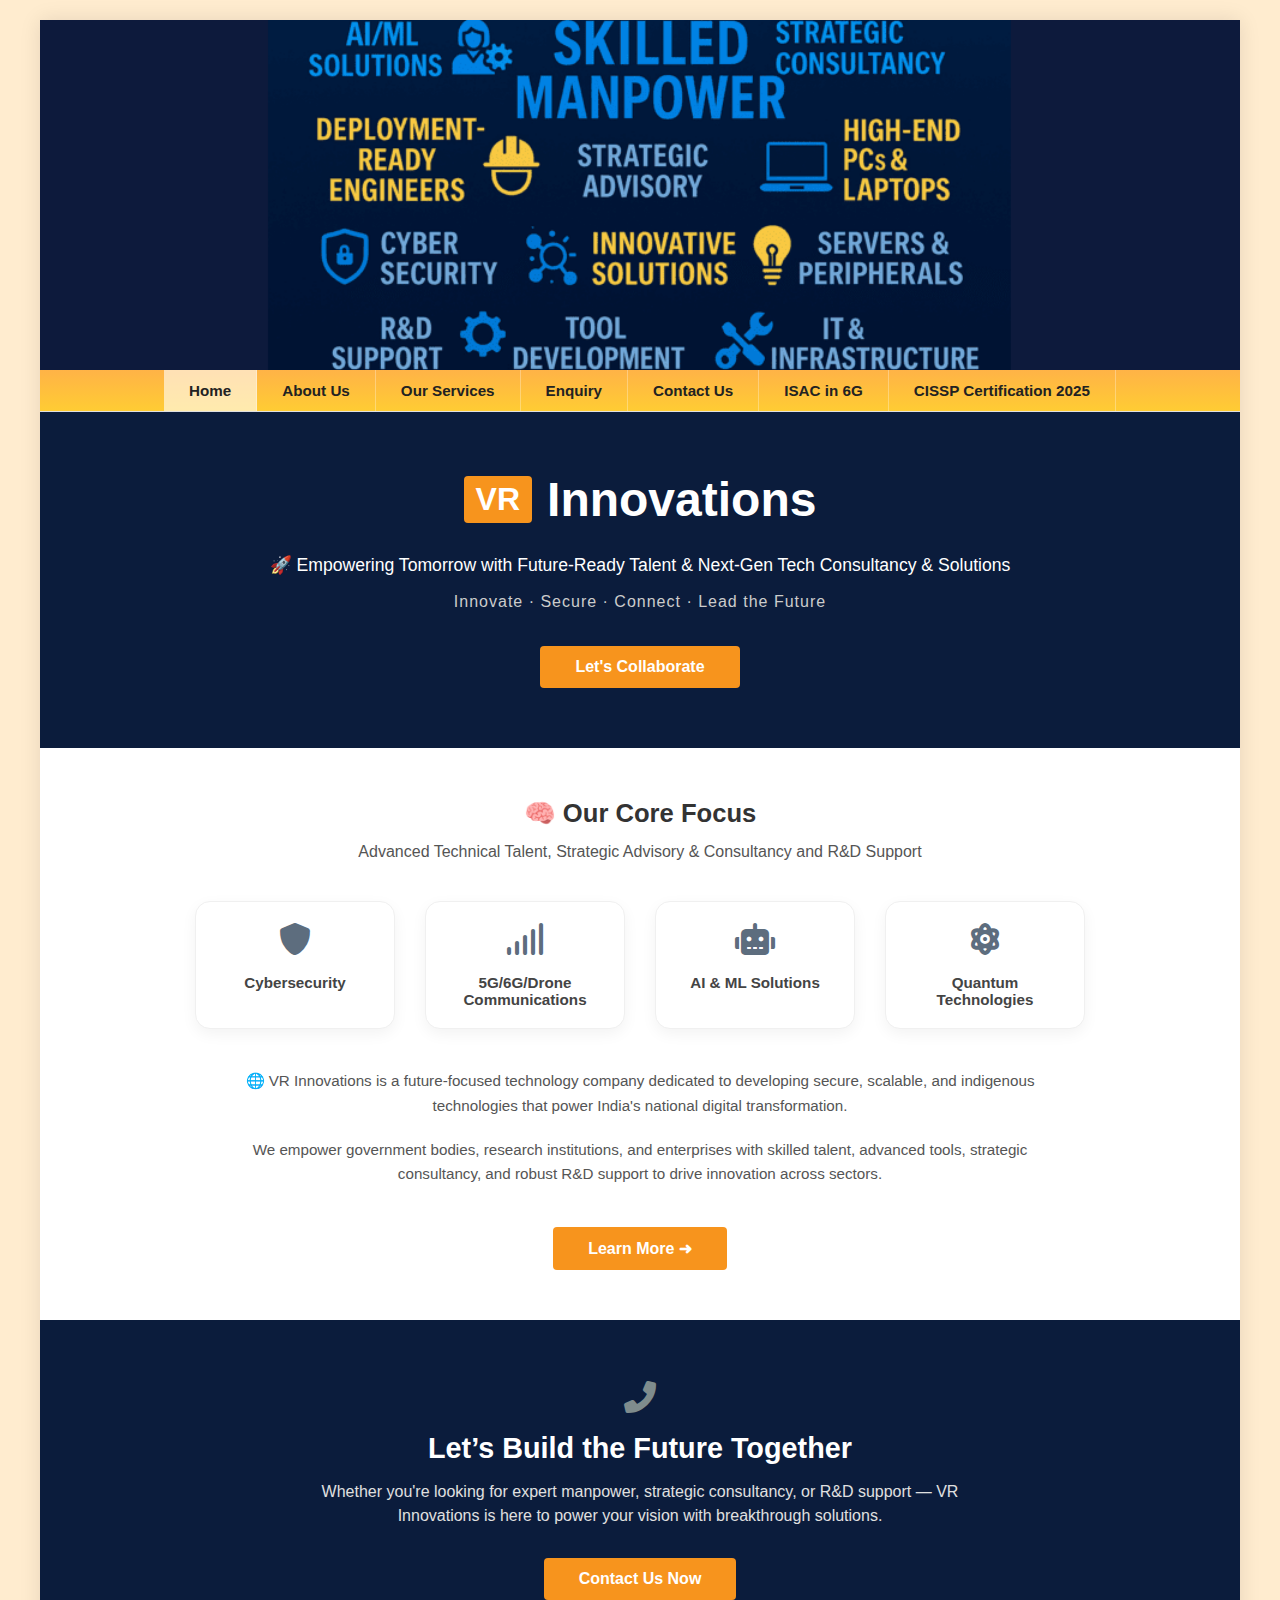
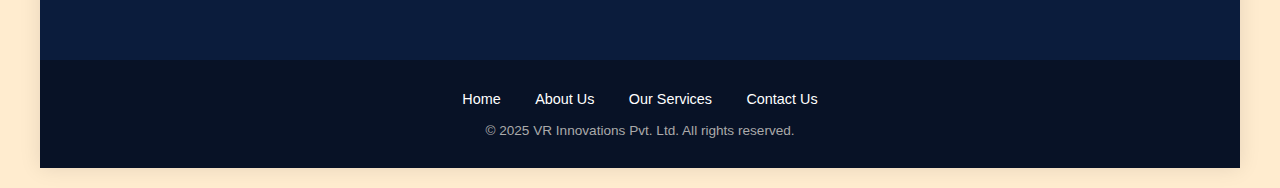
<file: index.html>
<!DOCTYPE html>
<html lang="en">
<head>
    <meta charset="UTF-8">
    <meta name="viewport" content="width=device-width, initial-scale=1.0">
    <title>VR Innovations - Empowering Tomorrow</title>
    <link rel="stylesheet" href="style.css">
    <link rel="stylesheet" href="https://cdnjs.cloudflare.com/ajax/libs/font-awesome/6.0.0/css/all.min.css">
</head>
<body>

    <div class="container">
        
        <header class="header-banner">
            <a href="index.html">
                <img src="header-banner.png" alt="VR Innovations Skilled Manpower Banner">
            </a>
        </header>

        <nav>
            <ul>
                <li><a href="index.html">Home</a></li>
                <li><a href="p/about-us.html">About Us</a></li>
                <li><a href="p/technical-services.html">Our Services</a></li>
                <li><a href="p/enquiry.html">Enquiry</a></li>
                <li><a href="p/contact-us.html">Contact Us</a></li>
                <li><a href="p/isac-in-6g.html">ISAC in 6G</a></li>
                <li><a href="p/cissp-certification.html">CISSP Certification 2025</a></li>
            </ul>
        </nav>

        <section class="hero">
            <div class="hero-logo">
                <span class="hero-logo-box">VR</span>
                <span class="hero-logo-text">Innovations</span>
            </div>
            
            <p class="tagline">🚀 Empowering Tomorrow with Future-Ready Talent & Next-Gen Tech Consultancy & Solutions</p>
            <p class="sub-tagline">Innovate · Secure · Connect · Lead the Future</p>
            
            <a href="p/enquiry.html" class="btn-orange">Let's Collaborate</a>
        </section>

        <section class="core-focus">
            <h2>🧠 Our Core Focus</h2>
            <p class="section-sub">Advanced Technical Talent, Strategic Advisory & Consultancy and R&D Support</p>

            <div class="focus-cards">
                <div class="card">
                    <div class="card-icon"><i class="fas fa-shield-alt"></i></div>
                    <h3>Cybersecurity</h3>
                </div>
                <div class="card">
                    <div class="card-icon"><i class="fas fa-signal"></i></div>
                    <h3>5G/6G/Drone Communications</h3>
                </div>
                <div class="card">
                    <div class="card-icon"><i class="fas fa-robot"></i></div>
                    <h3>AI & ML Solutions</h3>
                </div>
                <div class="card">
                    <div class="card-icon"><i class="fas fa-atom"></i></div>
                    <h3>Quantum Technologies</h3>
                </div>
            </div>

            <p class="info-text">
                <strong>🌐</strong> VR Innovations is a future-focused technology company dedicated to developing secure, scalable, and indigenous technologies that power India's national digital transformation.
            </p>
            <p class="info-text">
                We empower government bodies, research institutions, and enterprises with skilled talent, advanced tools, strategic consultancy, and robust R&D support to drive innovation across sectors.
            </p>

            <a href="p/about-us.html" class="btn-orange" style="margin-top: 20px;">Learn More ➜</a>
        </section>

        <section class="cta-section">
            <div class="cta-icon"><i class="fas fa-phone-alt"></i></div>
            <h2>Let’s Build the Future Together</h2>
            <p>Whether you're looking for expert manpower, strategic consultancy, or R&D support — VR Innovations is here to power your vision with breakthrough solutions.</p>
            
            <a href="p/contact-us.html" class="btn-orange">Contact Us Now</a>
        </section>

        <footer class="main-footer">
            <div class="footer-nav">
                <a href="index.html">Home</a>
                <a href="p/about-us.html">About Us</a>
                <a href="p/technical-services.html">Our Services</a>
                <a href="p/contact-us.html">Contact Us</a>
            </div>
            <p class="copyright">© 2025 VR Innovations Pvt. Ltd. All rights reserved.</p>
        </footer>

    </div>

    <script src="script.js"></script>
</body>
</html>
</file>
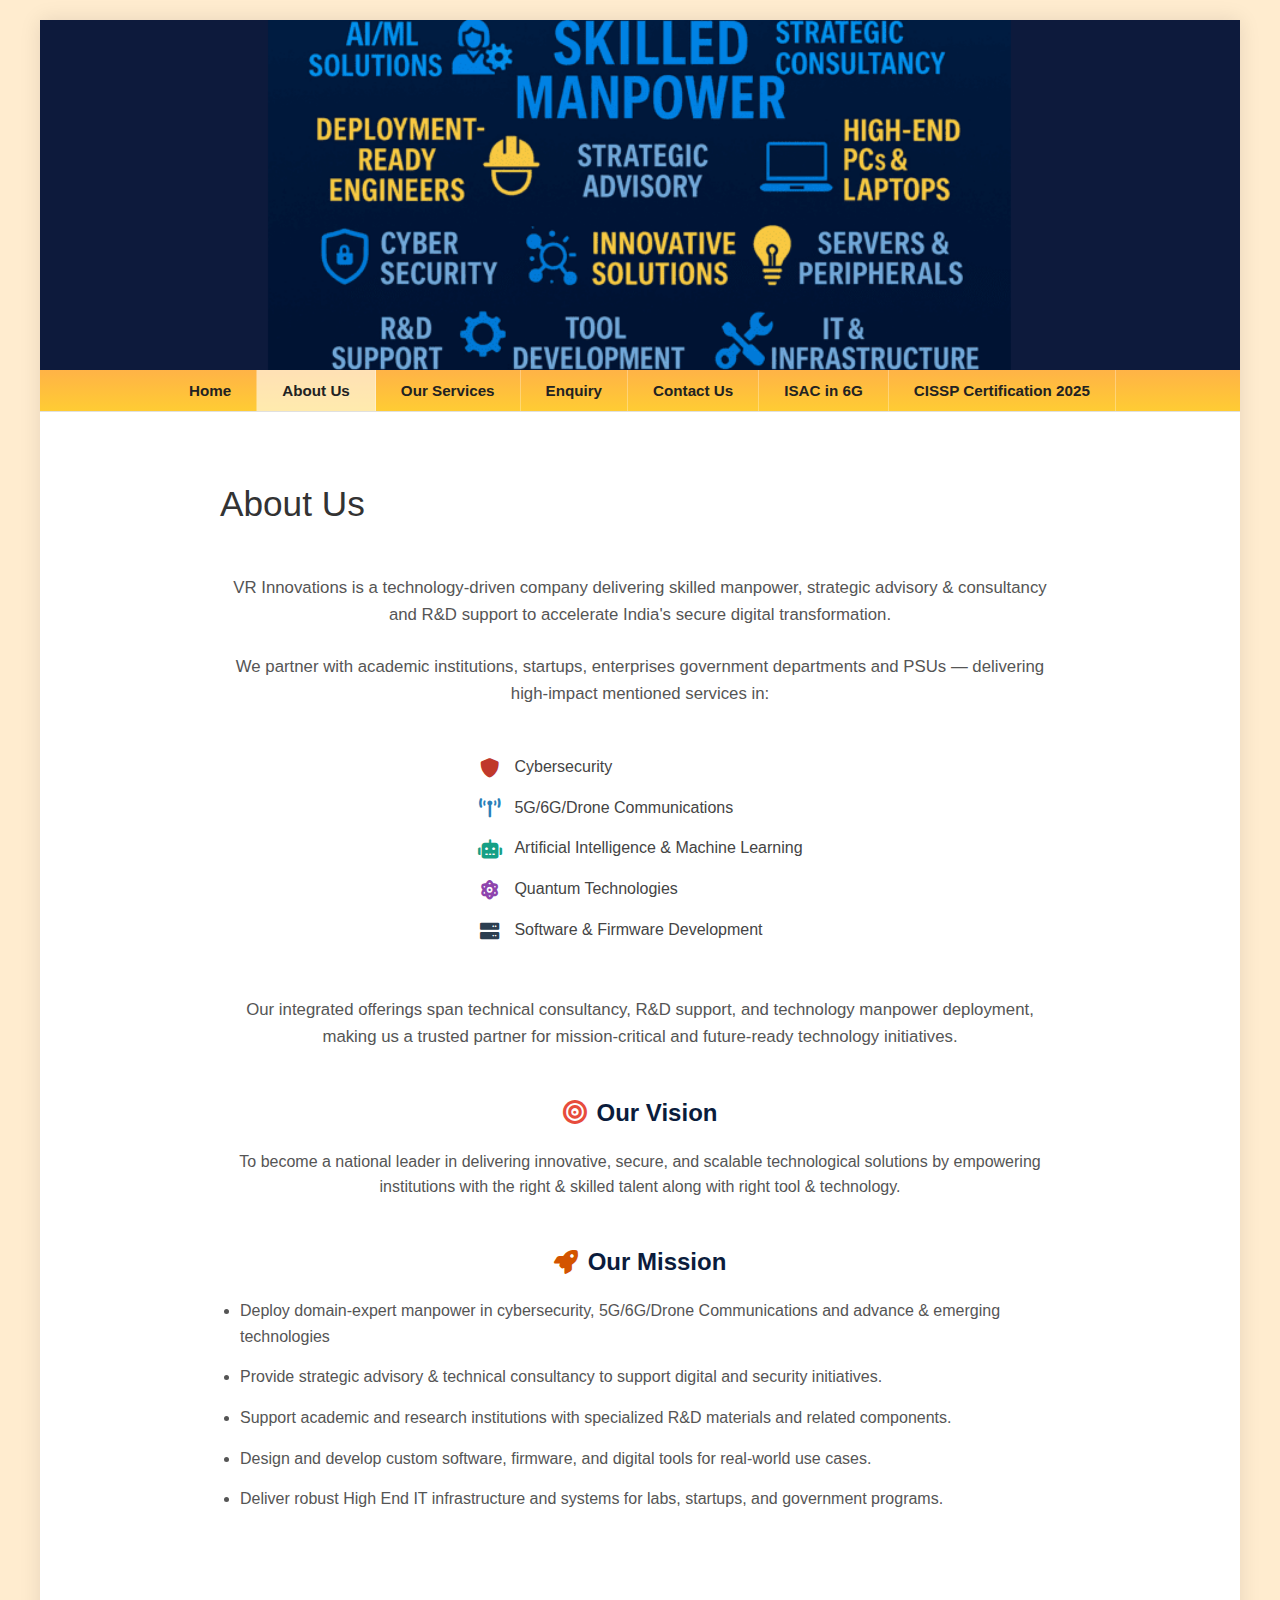
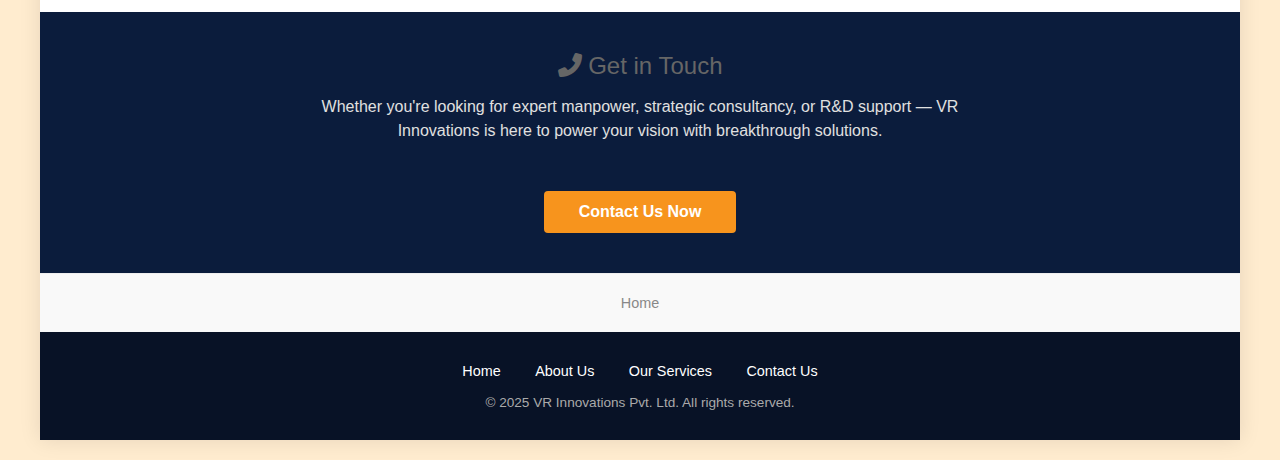
<file: p/about-us.html>
<!DOCTYPE html>
<html lang="en">
<head>
    <meta charset="UTF-8">
    <meta name="viewport" content="width=device-width, initial-scale=1.0">
    <title>About Us - VR Innovations</title>
    <link rel="stylesheet" href="../style.css">
    <link rel="stylesheet" href="https://cdnjs.cloudflare.com/ajax/libs/font-awesome/6.0.0/css/all.min.css">
</head>
<body>

    <div class="container">
        
        <header class="header-banner">
            <a href="../index.html">
                <img src="../header-banner.png" alt="VR Innovations Banner">
            </a>
        </header>

        <nav>
            <ul>
                <li><a href="../index.html">Home</a></li>
                <li><a href="about-us.html">About Us</a></li>
                <li><a href="technical-services.html">Our Services</a></li>
                <li><a href="enquiry.html">Enquiry</a></li>
                <li><a href="contact-us.html">Contact Us</a></li>
                <li><a href="isac-in-6g.html">ISAC in 6G</a></li>
                <li><a href="cissp-certification.html">CISSP Certification 2025</a></li>
            </ul>
        </nav>

        <section class="page-content about-page">
            <h2>About Us</h2>

            <p class="intro-text">
                VR Innovations is a technology-driven company delivering skilled manpower, strategic advisory & consultancy and R&D support to accelerate India's secure digital transformation.
            </p>

            <p class="intro-text">
                We partner with academic institutions, startups, enterprises government departments and PSUs — delivering high-impact mentioned services in:
            </p>

            <ul class="service-list">
                <li><i class="fas fa-shield-alt" style="color: #c0392b;"></i> Cybersecurity</li>
                <li><i class="fas fa-broadcast-tower" style="color: #2980b9;"></i> 5G/6G/Drone Communications</li>
                <li><i class="fas fa-robot" style="color: #16a085;"></i> Artificial Intelligence & Machine Learning</li>
                <li><i class="fas fa-atom" style="color: #8e44ad;"></i> Quantum Technologies</li>
                <li><i class="fas fa-server" style="color: #2c3e50;"></i> Software & Firmware Development</li>
            </ul>

            <p class="intro-text">
                Our integrated offerings span technical consultancy, R&D support, and technology manpower deployment, making us a trusted partner for mission-critical and future-ready technology initiatives.
            </p>

            <div class="vm-section">
                <h3><i class="fas fa-bullseye" style="color: #e74c3c;"></i> Our Vision</h3>
                <p>
                    To become a national leader in delivering innovative, secure, and scalable technological solutions by empowering institutions with the right & skilled talent along with right tool & technology.
                </p>

                <h3><i class="fas fa-rocket" style="color: #d35400;"></i> Our Mission</h3>
                <ul class="mission-list">
                    <li>Deploy domain-expert manpower in cybersecurity, 5G/6G/Drone Communications and advance & emerging technologies</li>
                    <li>Provide strategic advisory & technical consultancy to support digital and security initiatives.</li>
                    <li>Support academic and research institutions with specialized R&D materials and related components.</li>
                    <li>Design and develop custom software, firmware, and digital tools for real-world use cases.</li>
                    <li>Deliver robust High End IT infrastructure and systems for labs, startups, and government programs.</li>
                </ul>
            </div>
        </section>

        <section class="cta-section" style="padding-top: 40px; padding-bottom: 40px;">
            <div class="cta-icon" style="color: #666; font-size: 1.5rem;"><i class="fas fa-phone-alt"></i> Get in Touch</div>
            <p style="margin-top: 15px;">Whether you're looking for expert manpower, strategic consultancy, or R&D support — VR Innovations is here to power your vision with breakthrough solutions.</p>
            <br>
            <a href="contact-us.html" class="btn-orange">Contact Us Now</a>
        </section>

        <div class="bottom-nav-link">
            <a href="../index.html">Home</a>
        </div>

        <footer class="main-footer">
            <div class="footer-nav">
                <a href="../index.html">Home</a>
                <a href="about-us.html">About Us</a>
                <a href="technical-services.html">Our Services</a>
                <a href="contact-us.html">Contact Us</a>
            </div>
            <p class="copyright">© 2025 VR Innovations Pvt. Ltd. All rights reserved.</p>
        </footer>

    </div>
    
    <script src="../script.js"></script>
</body>
</html>
</file>
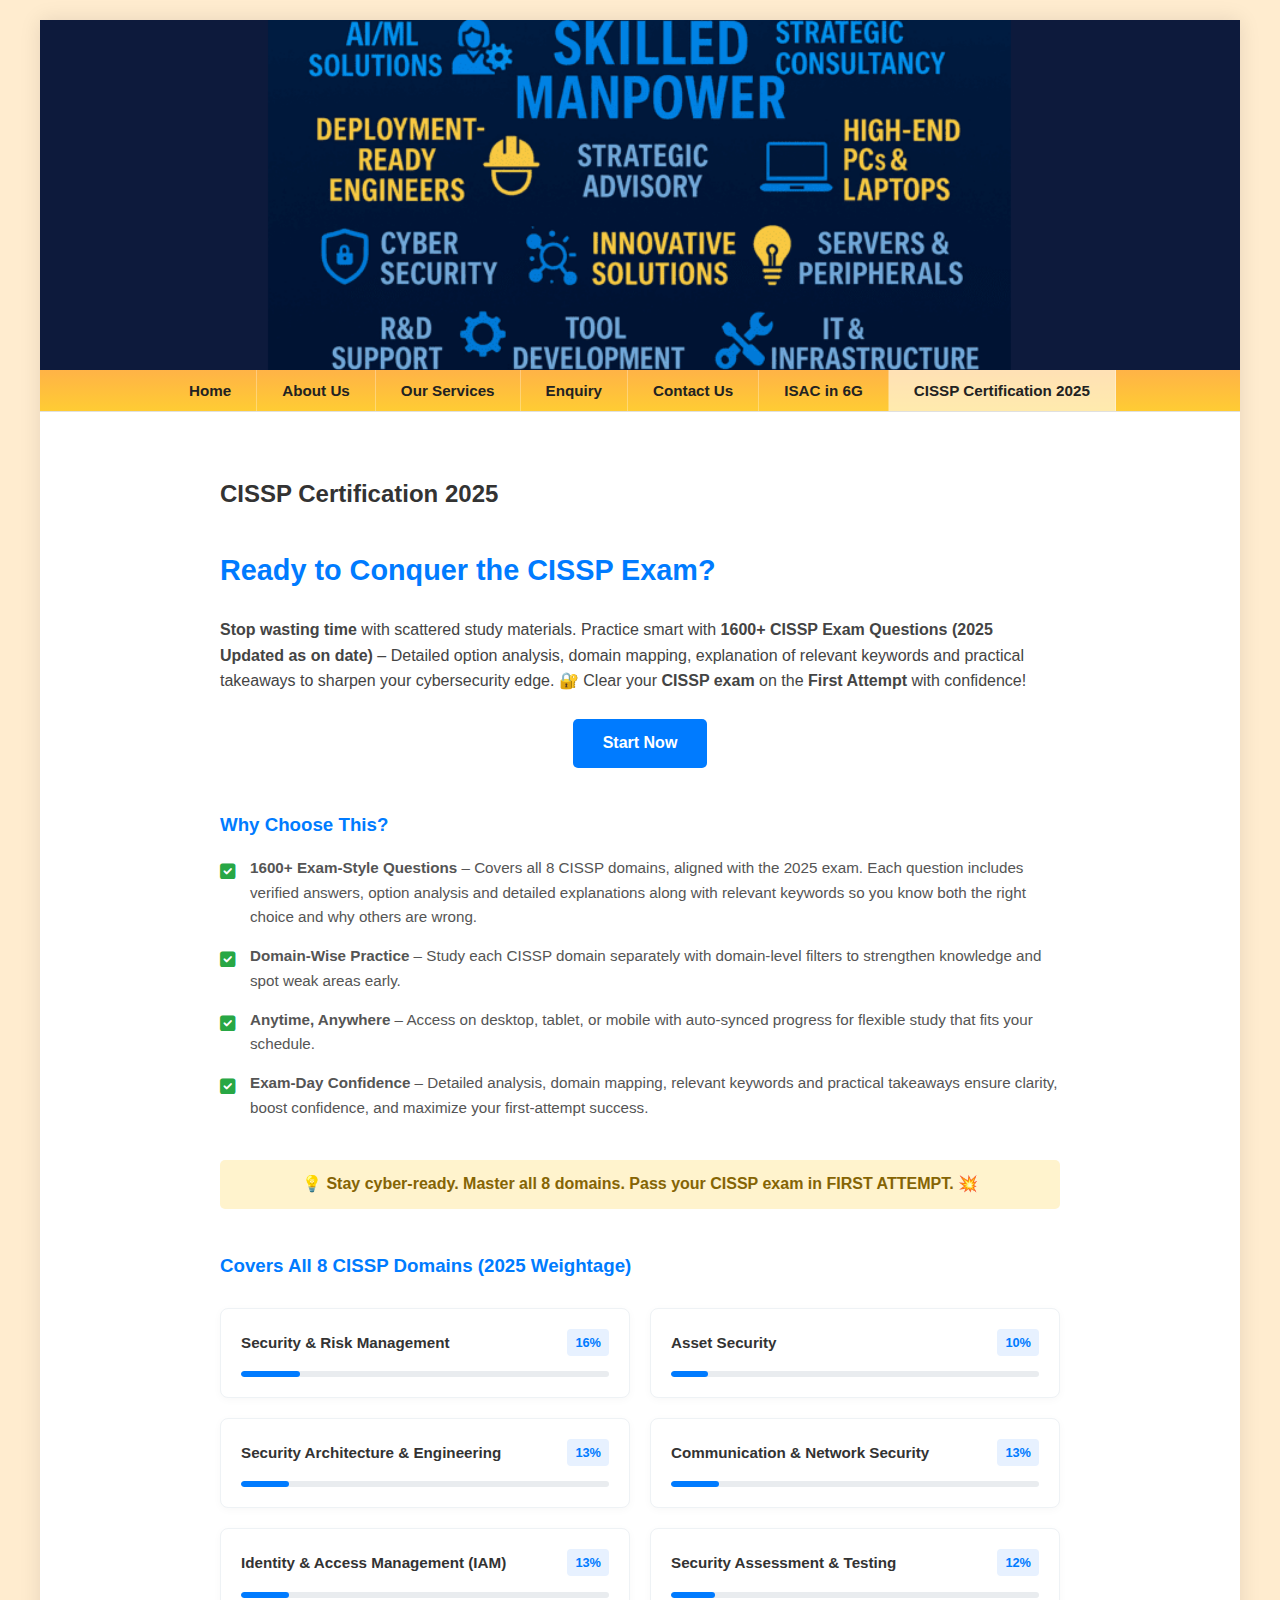
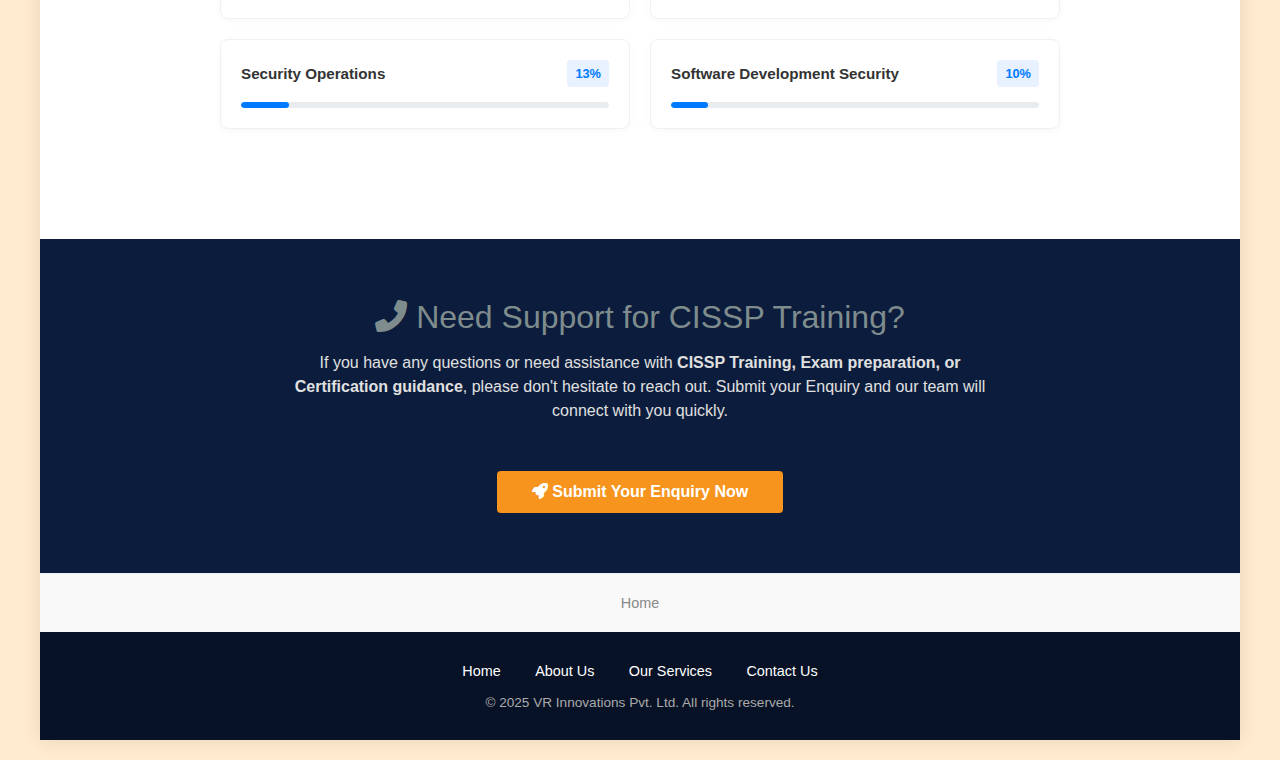
<file: p/cissp-certification.html>
<!DOCTYPE html>
<html lang="en">
<head>
    <meta charset="UTF-8">
    <meta name="viewport" content="width=device-width, initial-scale=1.0">
    <title>CISSP Certification 2025 - VR Innovations</title>
    <link rel="stylesheet" href="../style.css">
    <link rel="stylesheet" href="https://cdnjs.cloudflare.com/ajax/libs/font-awesome/6.0.0/css/all.min.css">
</head>
<body>

    <div class="container">
        
        <header class="header-banner">
            <a href="../index.html">
                <img src="../header-banner.png" alt="VR Innovations Banner">
            </a>
        </header>

        <nav>
            <ul>
                <li><a href="../index.html">Home</a></li>
                <li><a href="about-us.html">About Us</a></li>
                <li><a href="technical-services.html">Our Services</a></li>
                <li><a href="enquiry.html">Enquiry</a></li>
                <li><a href="contact-us.html">Contact Us</a></li>
                <li><a href="isac-in-6g.html">ISAC in 6G</a></li>
                <li><a href="cissp-certification.html">CISSP Certification 2025</a></li>
            </ul>
        </nav>

        <section class="page-content cissp-intro">
            
            <h1 style="border: none; font-size: 1.5rem; color: #333; margin-bottom: 30px;">CISSP Certification 2025</h1>

            <h2>Ready to Conquer the CISSP Exam?</h2>
            
            <p>
                <strong>Stop wasting time</strong> with scattered study materials. Practice smart with <strong>1600+ CISSP Exam Questions (2025 Updated as on date)</strong> – Detailed option analysis, domain mapping, explanation of relevant keywords and practical takeaways to sharpen your cybersecurity edge. 🔐 Clear your <strong>CISSP exam</strong> on the <strong>First Attempt</strong> with confidence!
            </p>

            <div style="text-align: center;">
                <a href="enquiry.html" class="btn-start-now">Start Now</a>
            </div>

            <h3 style="color: #007bff; margin-bottom: 15px;">Why Choose This?</h3>
            <ul class="cissp-feature-list">
                <li>
                    <strong>1600+ Exam-Style Questions</strong> – Covers all 8 CISSP domains, aligned with the 2025 exam. Each question includes verified answers, option analysis and detailed explanations along with relevant keywords so you know both the right choice and why others are wrong.
                </li>
                <li>
                    <strong>Domain-Wise Practice</strong> – Study each CISSP domain separately with domain-level filters to strengthen knowledge and spot weak areas early.
                </li>
                <li>
                    <strong>Anytime, Anywhere</strong> – Access on desktop, tablet, or mobile with auto-synced progress for flexible study that fits your schedule.
                </li>
                <li>
                    <strong>Exam-Day Confidence</strong> – Detailed analysis, domain mapping, relevant keywords and practical takeaways ensure clarity, boost confidence, and maximize your first-attempt success.
                </li>
            </ul>

            <div class="highlight-note">
                💡 Stay cyber-ready. Master all 8 domains. Pass your CISSP exam in FIRST ATTEMPT. 💥
            </div>

            <h3 style="color: #007bff; margin-bottom: 25px;">Covers All 8 CISSP Domains (2025 Weightage)</h3>

            <div class="domain-grid">
                
                <div class="domain-card">
                    <div class="domain-header">
                        <span class="domain-title">Security & Risk Management</span>
                        <span class="domain-percent">16%</span>
                    </div>
                    <div class="progress-bg"><div class="progress-fill" style="width: 16%;"></div></div>
                </div>

                <div class="domain-card">
                    <div class="domain-header">
                        <span class="domain-title">Asset Security</span>
                        <span class="domain-percent">10%</span>
                    </div>
                    <div class="progress-bg"><div class="progress-fill" style="width: 10%;"></div></div>
                </div>

                <div class="domain-card">
                    <div class="domain-header">
                        <span class="domain-title">Security Architecture & Engineering</span>
                        <span class="domain-percent">13%</span>
                    </div>
                    <div class="progress-bg"><div class="progress-fill" style="width: 13%;"></div></div>
                </div>

                <div class="domain-card">
                    <div class="domain-header">
                        <span class="domain-title">Communication & Network Security</span>
                        <span class="domain-percent">13%</span>
                    </div>
                    <div class="progress-bg"><div class="progress-fill" style="width: 13%;"></div></div>
                </div>

                <div class="domain-card">
                    <div class="domain-header">
                        <span class="domain-title">Identity & Access Management (IAM)</span>
                        <span class="domain-percent">13%</span>
                    </div>
                    <div class="progress-bg"><div class="progress-fill" style="width: 13%;"></div></div>
                </div>

                <div class="domain-card">
                    <div class="domain-header">
                        <span class="domain-title">Security Assessment & Testing</span>
                        <span class="domain-percent">12%</span>
                    </div>
                    <div class="progress-bg"><div class="progress-fill" style="width: 12%;"></div></div>
                </div>

                <div class="domain-card">
                    <div class="domain-header">
                        <span class="domain-title">Security Operations</span>
                        <span class="domain-percent">13%</span>
                    </div>
                    <div class="progress-bg"><div class="progress-fill" style="width: 13%;"></div></div>
                </div>

                <div class="domain-card">
                    <div class="domain-header">
                        <span class="domain-title">Software Development Security</span>
                        <span class="domain-percent">10%</span>
                    </div>
                    <div class="progress-bg"><div class="progress-fill" style="width: 10%;"></div></div>
                </div>

            </div>

        </section>

        <section class="cta-section" style="margin-top: 0; padding-top: 60px; padding-bottom: 60px;">
            <div class="cta-icon"><i class="fas fa-phone-alt"></i> Need Support for CISSP Training?</div>
            <p style="margin-top: 15px; max-width: 700px; margin-left: auto; margin-right: auto;">
                If you have any questions or need assistance with <strong>CISSP Training, Exam preparation, or Certification guidance</strong>, please don't hesitate to reach out. Submit your Enquiry and our team will connect with you quickly.
            </p>
            <br>
            <a href="enquiry.html" class="btn-orange"><i class="fas fa-rocket"></i> Submit Your Enquiry Now</a>
        </section>

        <div class="bottom-nav-link">
            <a href="../index.html">Home</a>
        </div>

        <footer class="main-footer">
            <div class="footer-nav">
                <a href="../index.html">Home</a>
                <a href="about-us.html">About Us</a>
                <a href="technical-services.html">Our Services</a>
                <a href="contact-us.html">Contact Us</a>
            </div>
            <p class="copyright">© 2025 VR Innovations Pvt. Ltd. All rights reserved.</p>
        </footer>

    </div>
    <script src="../script.js"></script>
</body>
</html>
</file>
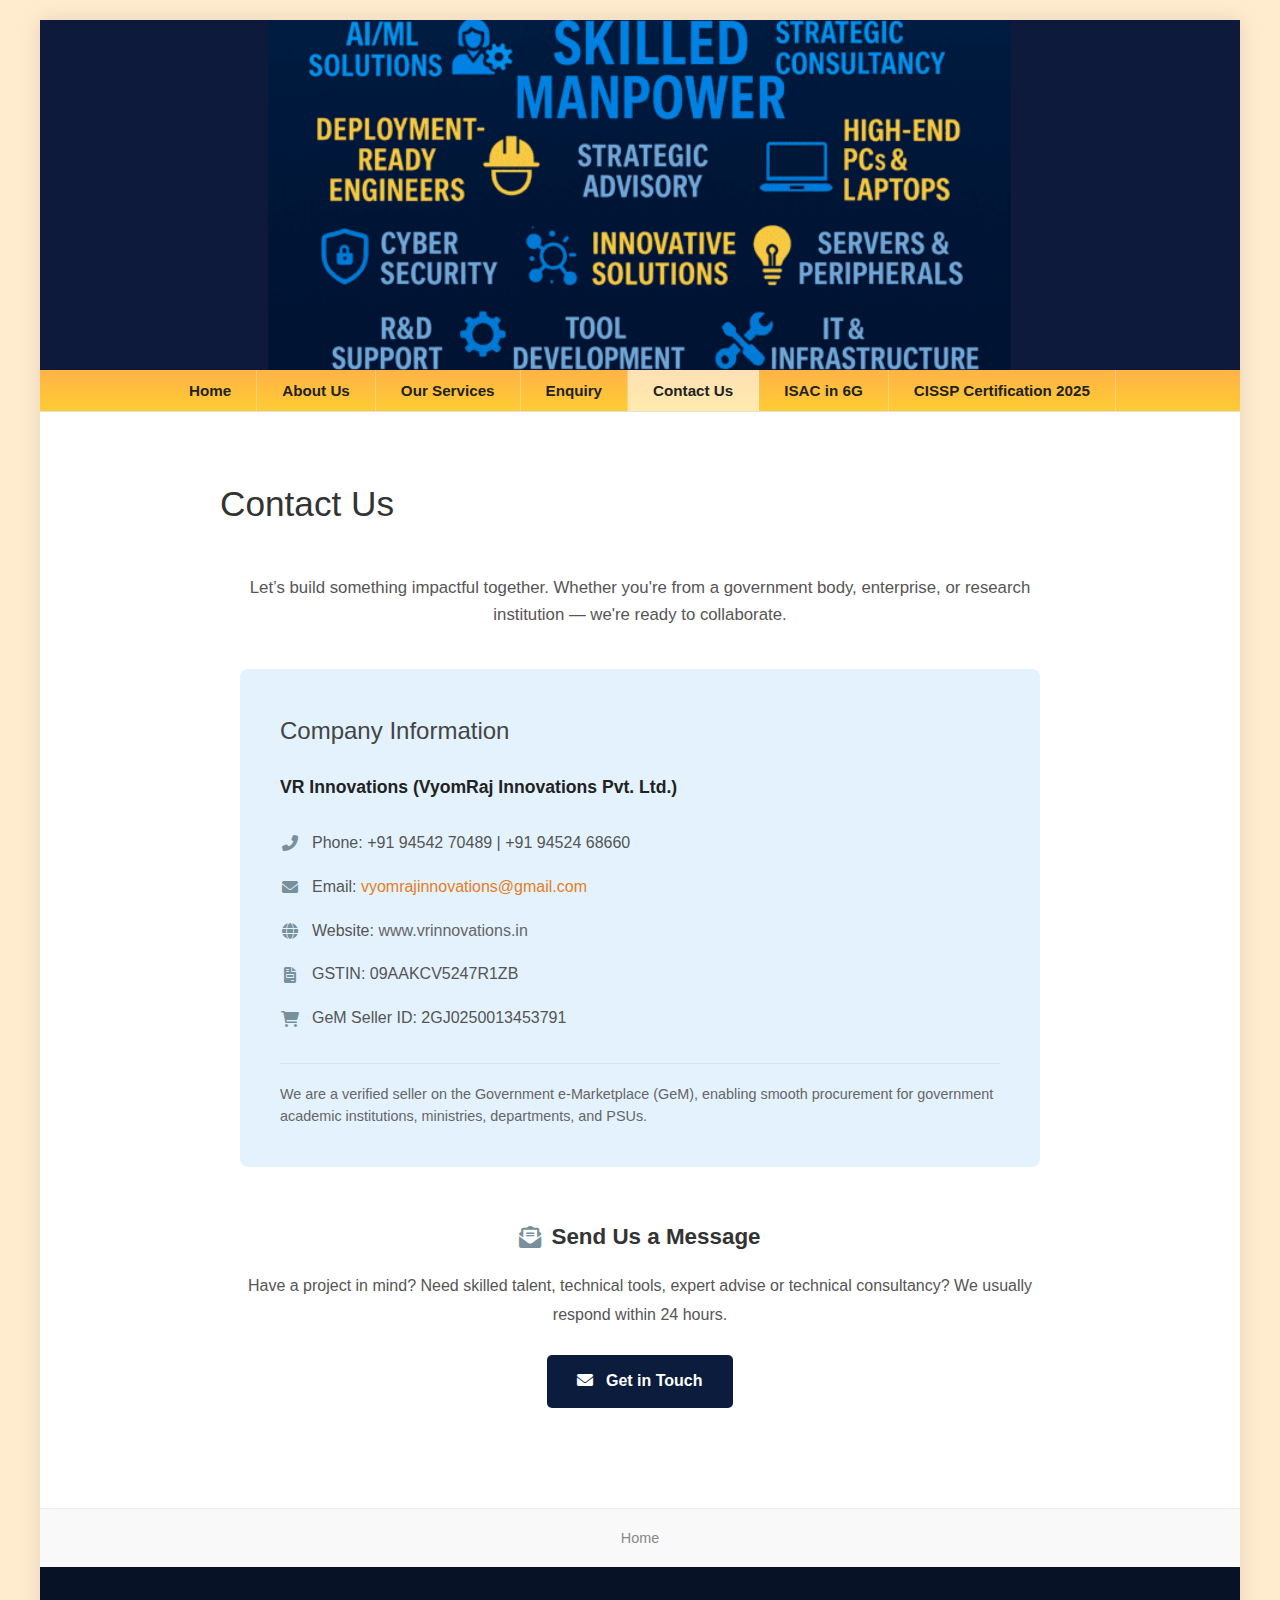
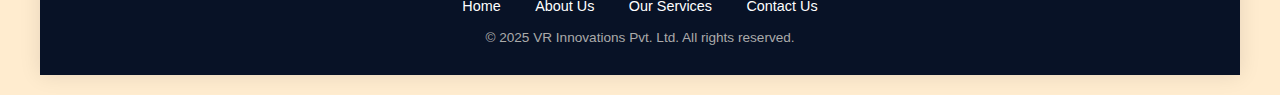
<file: p/contact-us.html>
<!DOCTYPE html>
<html lang="en">
<head>
    <meta charset="UTF-8">
    <meta name="viewport" content="width=device-width, initial-scale=1.0">
    <title>Contact Us - VR Innovations</title>
    <link rel="stylesheet" href="../style.css">
    <link rel="stylesheet" href="https://cdnjs.cloudflare.com/ajax/libs/font-awesome/6.0.0/css/all.min.css">
</head>
<body>

    <div class="container">
        
        <header class="header-banner">
            <a href="../index.html">
                <img src="../header-banner.png" alt="VR Innovations Banner">
            </a>
        </header>

        <nav>
            <ul>
                <li><a href="../index.html">Home</a></li>
                <li><a href="about-us.html">About Us</a></li>
                <li><a href="technical-services.html">Our Services</a></li>
                <li><a href="enquiry.html">Enquiry</a></li>
                <li><a href="contact-us.html">Contact Us</a></li>
                <li><a href="isac-in-6g.html">ISAC in 6G</a></li>
                <li><a href="cissp-certification.html">CISSP Certification 2025</a></li>
            </ul>
        </nav>

        <section class="page-content">
            
            <h2>Contact Us</h2>

            <p class="contact-intro">
                Let’s build something impactful together. Whether you're from a government body, enterprise, or research institution — we're ready to collaborate.
            </p>

            <div class="contact-info-box">
                <h3>Company Information</h3>
                <p class="company-name">VR Innovations (VyomRaj Innovations Pvt. Ltd.)</p>

                <div class="contact-detail-row">
                    <i class="fas fa-phone-alt"></i>
                    <span>Phone: +91 94542 70489 | +91 94524 68660</span>
                </div>

                <div class="contact-detail-row">
                    <i class="fas fa-envelope"></i>
                    <span>Email: <a href="mailto:vyomrajinnovations@gmail.com">vyomrajinnovations@gmail.com</a></span>
                </div>

                <div class="contact-detail-row">
                    <i class="fas fa-globe"></i>
                    <span>Website: <span style="color: #666;">www.vrinnovations.in</span></span>
                </div>

                <div class="contact-detail-row">
                    <i class="fas fa-file-invoice"></i>
                    <span>GSTIN: 09AAKCV5247R1ZB</span>
                </div>

                <div class="contact-detail-row">
                    <i class="fas fa-shopping-cart"></i>
                    <span>GeM Seller ID: 2GJ0250013453791</span>
                </div>

                <p class="gem-note">
                    We are a verified seller on the Government e-Marketplace (GeM), enabling smooth procurement for government academic institutions, ministries, departments, and PSUs.
                </p>
            </div>

            <div class="message-section">
                <h3><i class="fas fa-envelope-open-text" style="color: #78909c;"></i> Send Us a Message</h3>
                <p style="color: #555; margin-top: 10px;">
                    Have a project in mind? Need skilled talent, technical tools, expert advise or technical consultancy? We usually respond within 24 hours.
                </p>
                
                <a href="mailto:vyomrajinnovations@gmail.com" class="btn-dark-blue">
                    <i class="fas fa-envelope" style="margin-right: 8px;"></i> Get in Touch
                </a>
            </div>

        </section>

        <div class="bottom-nav-link">
            <a href="../index.html">Home</a>
        </div>

        <footer class="main-footer">
            <div class="footer-nav">
                <a href="../index.html">Home</a>
                <a href="about-us.html">About Us</a>
                <a href="technical-services.html">Our Services</a>
                <a href="contact-us.html">Contact Us</a>
            </div>
            <p class="copyright">© 2025 VR Innovations Pvt. Ltd. All rights reserved.</p>
        </footer>

    </div>
    <script src="../script.js"></script>
</body>
</html>
</file>
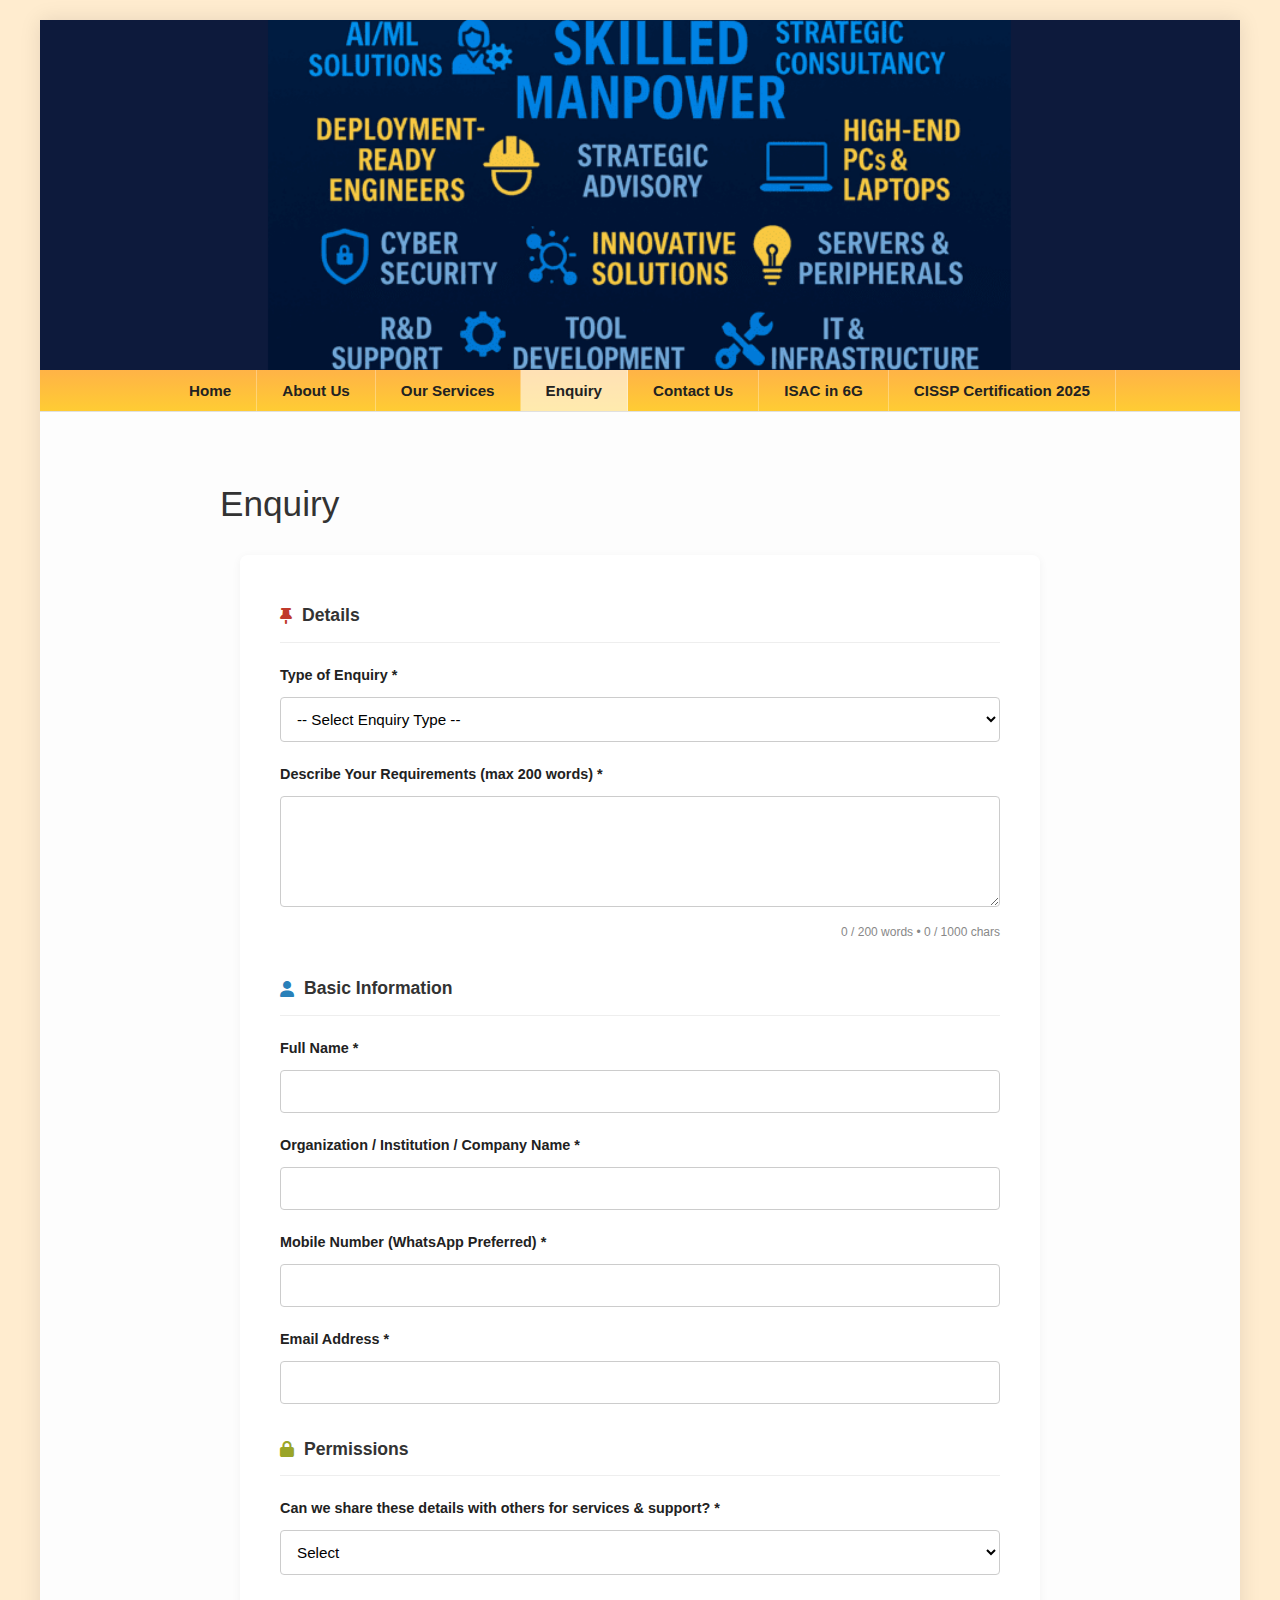
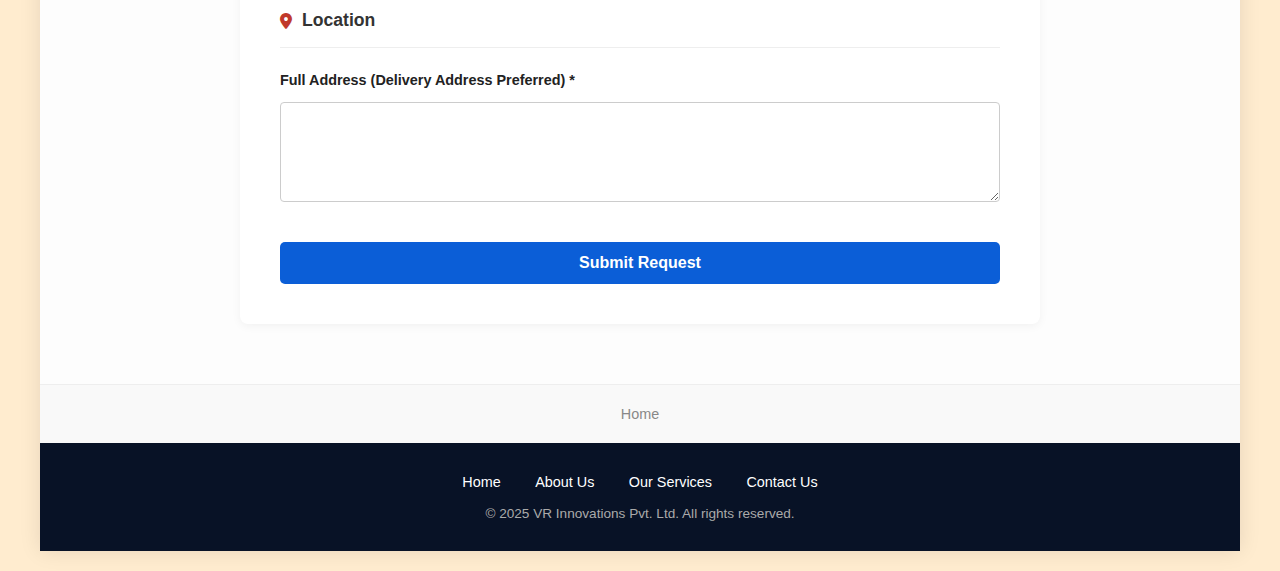
<file: p/enquiry.html>
<!DOCTYPE html>
<html lang="en">
<head>
    <meta charset="UTF-8">
    <meta name="viewport" content="width=device-width, initial-scale=1.0">
    <title>Enquiry - VR Innovations</title>
    <link rel="stylesheet" href="../style.css">
    <link rel="stylesheet" href="https://cdnjs.cloudflare.com/ajax/libs/font-awesome/6.0.0/css/all.min.css">
</head>
<body>

    <div class="container">
        
        <header class="header-banner">
            <a href="../index.html">
                <img src="../header-banner.png" alt="VR Innovations Banner">
            </a>
        </header>

        <nav>
            <ul>
                <li><a href="../index.html">Home</a></li>
                <li><a href="about-us.html">About Us</a></li>
                <li><a href="technical-services.html">Our Services</a></li>
                <li><a href="enquiry.html">Enquiry</a></li>
                <li><a href="contact-us.html">Contact Us</a></li>
                <li><a href="isac-in-6g.html">ISAC in 6G</a></li>
                <li><a href="cissp-certification.html">CISSP Certification 2025</a></li>
            </ul>
        </nav>

        <section class="page-content" style="background-color: #fdfdfd;"> <h2 style="text-align: left; margin-bottom: 20px; font-weight: 500;">Enquiry</h2>

            <div class="enquiry-form-card">
                <form>
                    
                    <div class="form-section-header" style="margin-top: 0;">
                        <i class="fas fa-thumbtack" style="color: #c0392b;"></i> Details
                    </div>

                    <div class="form-group">
                        <label>Type of Enquiry *</label>
                        <select class="form-control" required>
                            <option value="" disabled selected>-- Select Enquiry Type --</option>
                            <option value="Manpower">Skilled Manpower</option>
                            <option value="Consultancy">Strategic Consultancy</option>
                            <option value="RD">R&D Support</option>
                            <option value="Other">Other</option>
                        </select>
                    </div>

                    <div class="form-group">
                        <label>Describe Your Requirements (max 200 words) *</label>
                        <textarea class="form-control" rows="5" required></textarea>
                        <div class="char-counter">0 / 200 words • 0 / 1000 chars</div>
                    </div>

                    <div class="form-section-header">
                        <i class="fas fa-user" style="color: #2980b9;"></i> Basic Information
                    </div>

                    <div class="form-group">
                        <label>Full Name *</label>
                        <input type="text" class="form-control" required>
                    </div>

                    <div class="form-group">
                        <label>Organization / Institution / Company Name *</label>
                        <input type="text" class="form-control" required>
                    </div>

                    <div class="form-group">
                        <label>Mobile Number (WhatsApp Preferred) *</label>
                        <input type="tel" class="form-control" required>
                    </div>

                    <div class="form-group">
                        <label>Email Address *</label>
                        <input type="email" class="form-control" required>
                    </div>

                    <div class="form-section-header">
                        <i class="fas fa-lock" style="color: #9aa528;"></i> Permissions
                    </div>

                    <div class="form-group">
                        <label>Can we share these details with others for services & support? *</label>
                        <select class="form-control" required>
                            <option value="" disabled selected>Select</option>
                            <option value="Yes">Yes</option>
                            <option value="No">No</option>
                        </select>
                    </div>

                    <div class="form-section-header">
                        <i class="fas fa-map-marker-alt" style="color: #c0392b;"></i> Location
                    </div>

                    <div class="form-group">
                        <label>Full Address (Delivery Address Preferred) *</label>
                        <textarea class="form-control" rows="3" required></textarea>
                    </div>

                    <button type="submit" class="btn-submit-blue">Submit Request</button>

                </form>
            </div>

        </section>

        <div class="bottom-nav-link">
            <a href="../index.html">Home</a>
        </div>

        <footer class="main-footer">
            <div class="footer-nav">
                <a href="../index.html">Home</a>
                <a href="about-us.html">About Us</a>
                <a href="technical-services.html">Our Services</a>
                <a href="contact-us.html">Contact Us</a>
            </div>
            <p class="copyright">© 2025 VR Innovations Pvt. Ltd. All rights reserved.</p>
        </footer>

    </div>
    <script src="../script.js"></script>
</body>
</html>
</file>
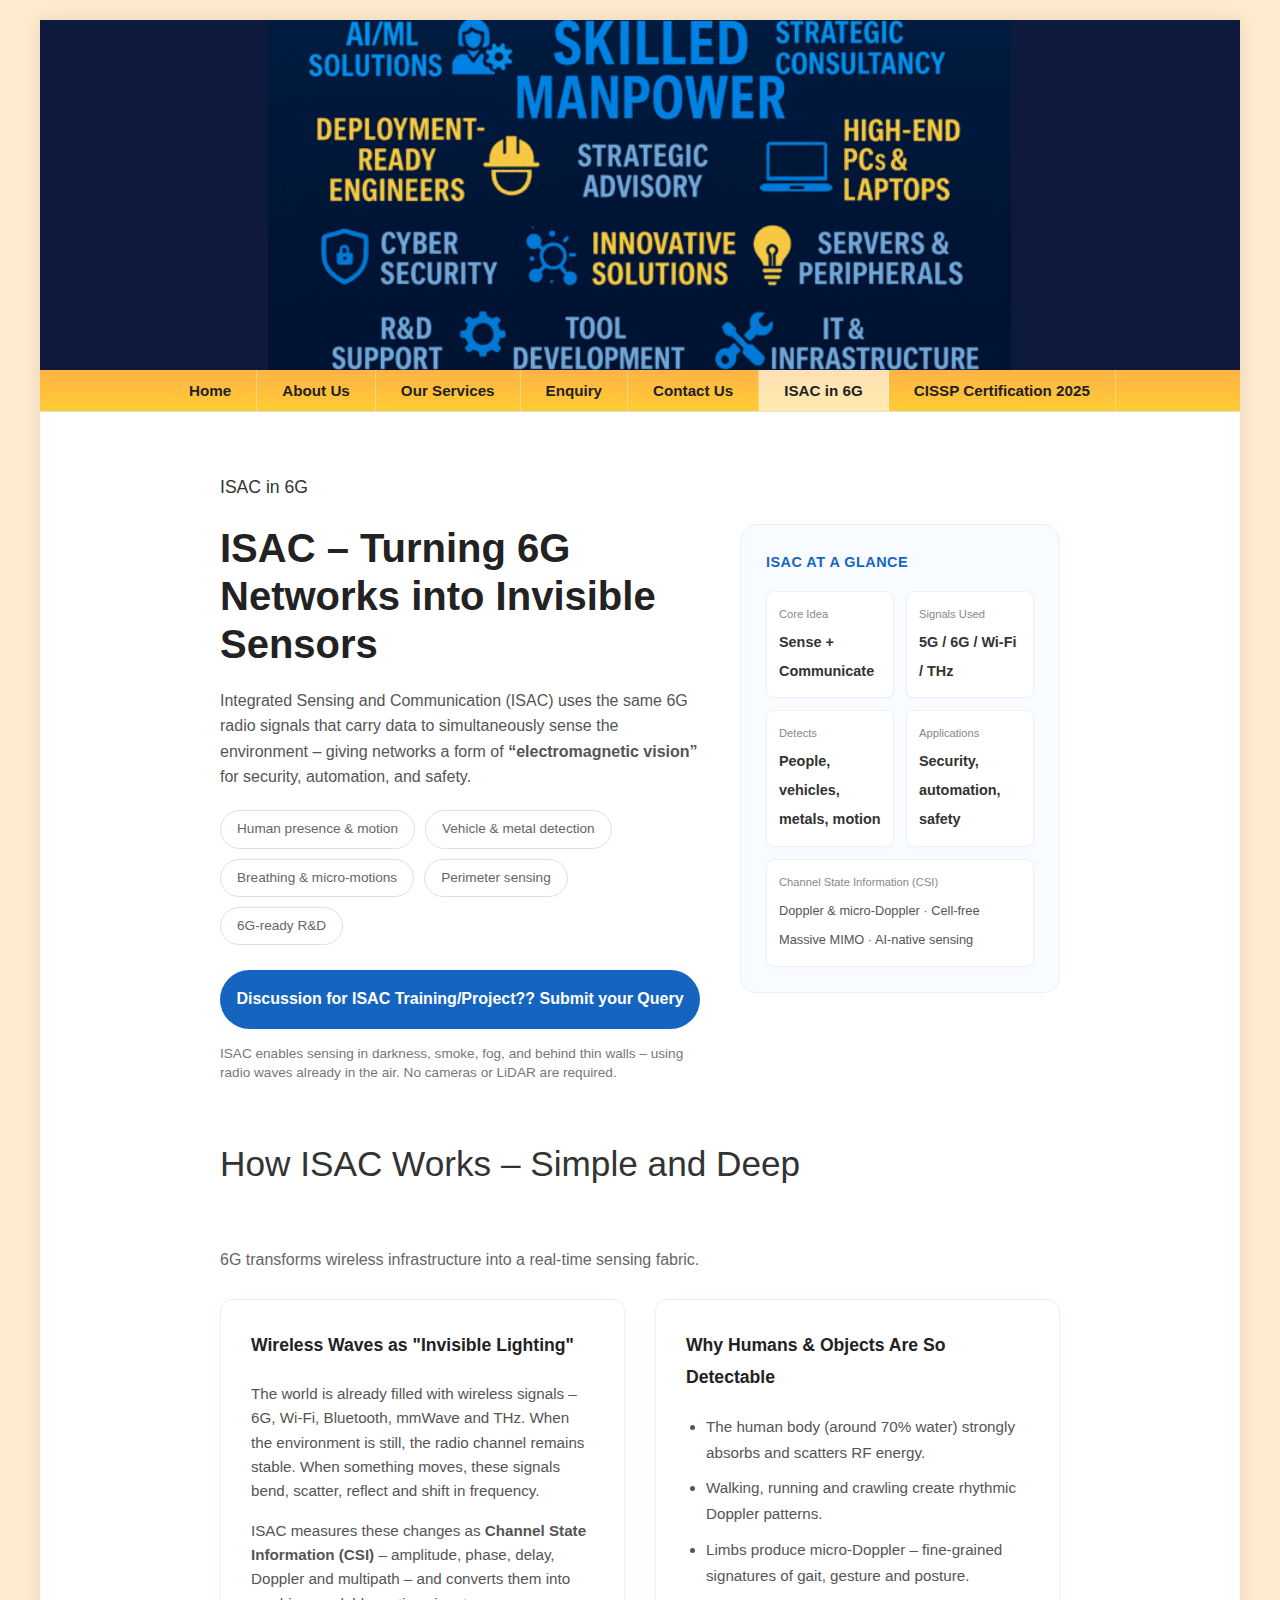
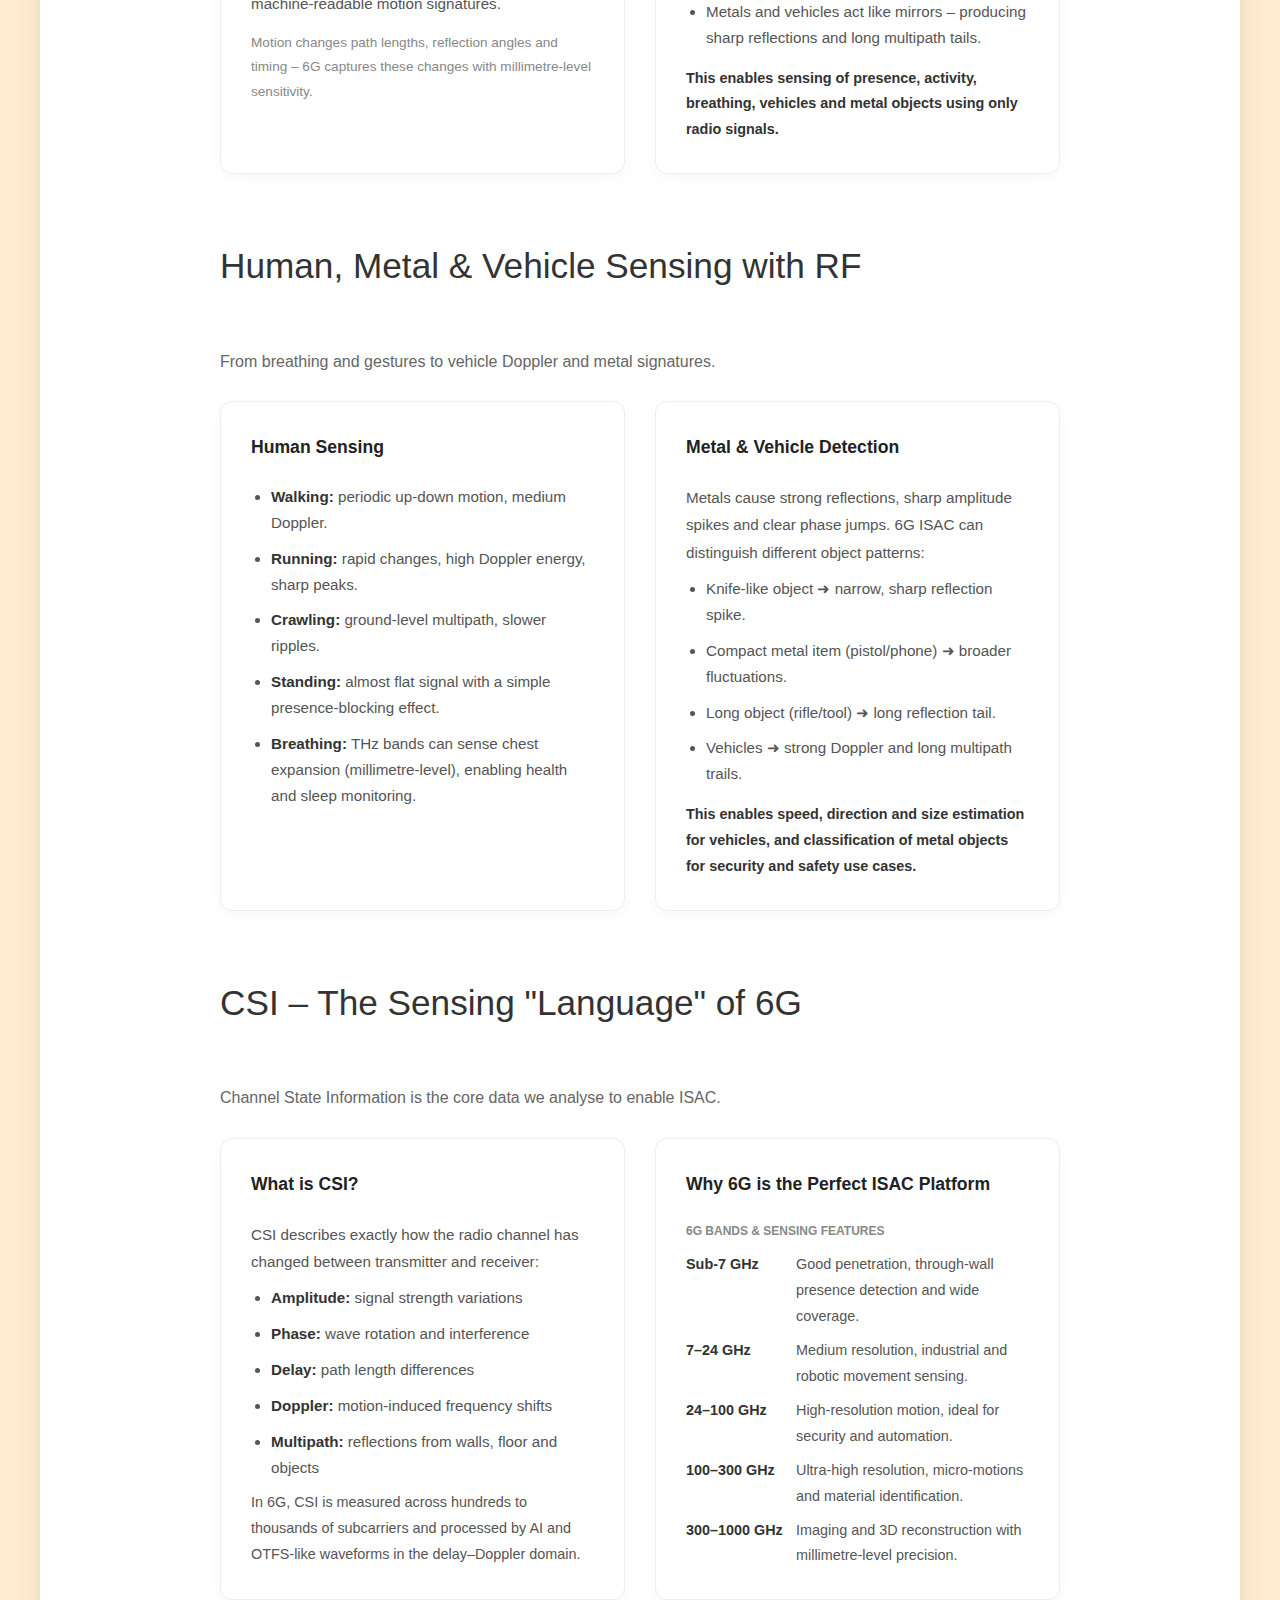
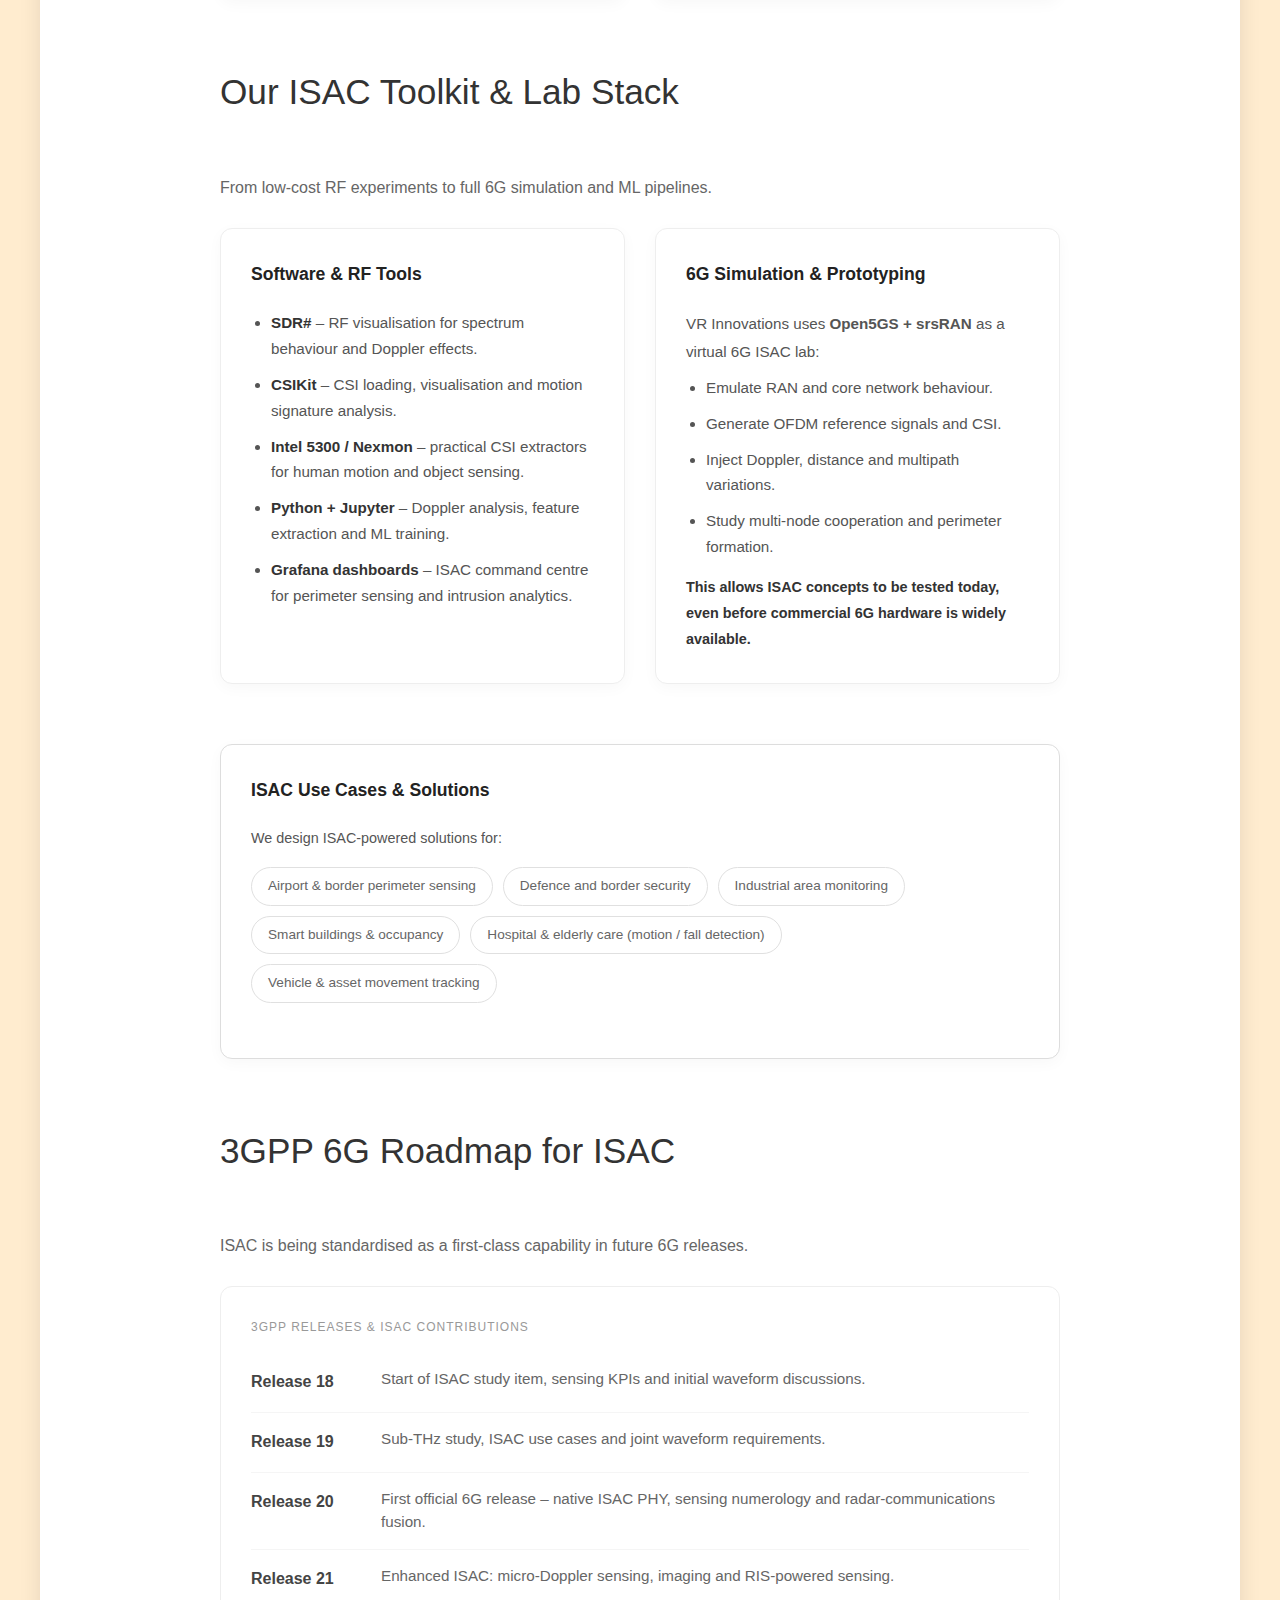
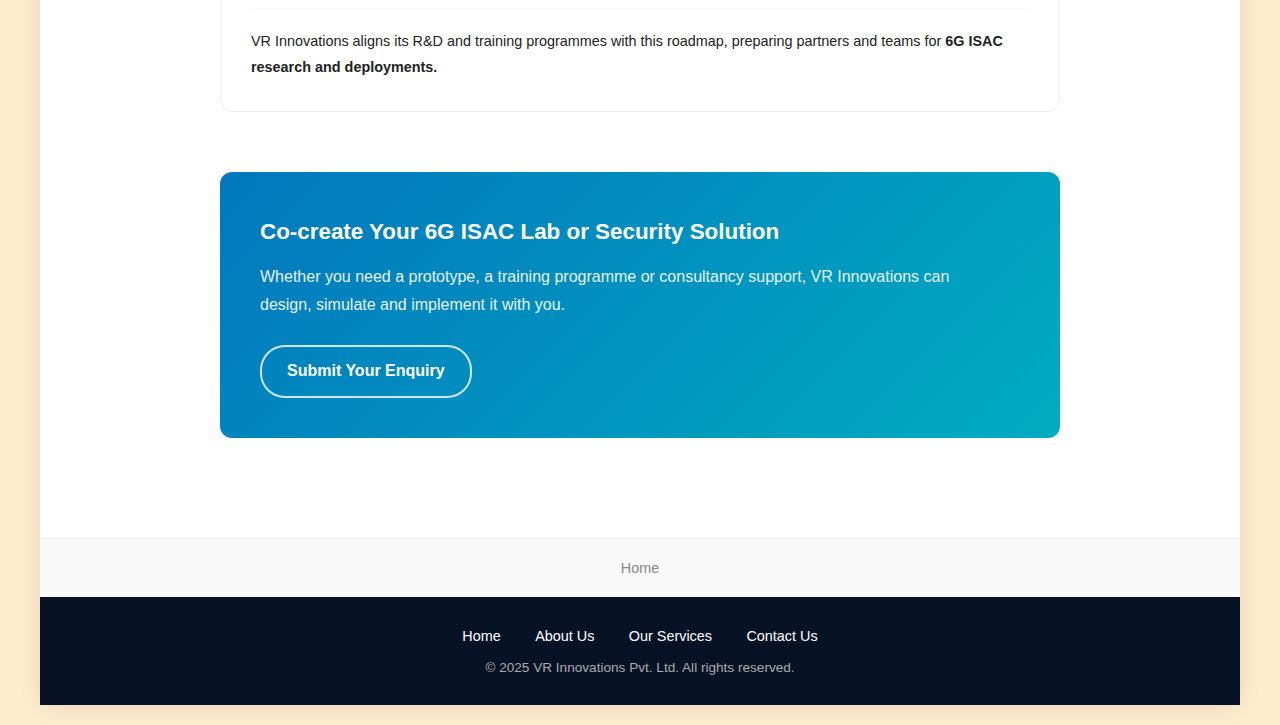
<file: p/isac-in-6g.html>
<!DOCTYPE html>
<html lang="en">
<head>
    <meta charset="UTF-8">
    <meta name="viewport" content="width=device-width, initial-scale=1.0">
    <title>ISAC in 6G - VR Innovations</title>
    <link rel="stylesheet" href="../style.css">
    <link rel="stylesheet" href="https://cdnjs.cloudflare.com/ajax/libs/font-awesome/6.0.0/css/all.min.css">
</head>
<body>

    <div class="container">
        
        <header class="header-banner">
            <a href="../index.html">
                <img src="../header-banner.png" alt="VR Innovations Banner">
            </a>
        </header>

        <nav>
            <ul>
                <li><a href="../index.html">Home</a></li>
                <li><a href="about-us.html">About Us</a></li>
                <li><a href="technical-services.html">Our Services</a></li>
                <li><a href="enquiry.html">Enquiry</a></li>
                <li><a href="contact-us.html">Contact Us</a></li>
                <li><a href="isac-in-6g.html">ISAC in 6G</a></li>
                <li><a href="cissp-certification.html">CISSP Certification 2025</a></li>
            </ul>
        </nav>

        <section class="page-content">
            
            <p style="margin-bottom: 20px; color: #333; font-size: 1.1rem;">ISAC in 6G</p>

            <div class="isac-intro-grid">
                <div>
                    <h1 class="isac-main-title">ISAC – Turning 6G Networks into Invisible Sensors</h1>
                    <p class="isac-text">
                        Integrated Sensing and Communication (ISAC) uses the same 6G radio signals that carry data to simultaneously sense the environment – giving networks a form of <strong>“electromagnetic vision”</strong> for security, automation, and safety.
                    </p>

                    <div class="pill-container">
                        <span class="pill-tag">Human presence & motion</span>
                        <span class="pill-tag">Vehicle & metal detection</span>
                        <span class="pill-tag">Breathing & micro-motions</span>
                        <span class="pill-tag">Perimeter sensing</span>
                        <span class="pill-tag">6G-ready R&D</span>
                    </div>

                    <a href="enquiry.html" class="btn-isac-query">Discussion for ISAC Training/Project?? Submit your Query</a>
                    
                    <p class="small-note">
                        ISAC enables sensing in darkness, smoke, fog, and behind thin walls – using radio waves already in the air. No cameras or LiDAR are required.
                    </p>
                </div>

                <div class="glance-card">
                    <div class="glance-header">ISAC AT A GLANCE</div>
                    <div class="glance-grid">
                        <div class="glance-item">
                            <span class="glance-label">Core Idea</span>
                            <span class="glance-value">Sense + Communicate</span>
                        </div>
                        <div class="glance-item">
                            <span class="glance-label">Signals Used</span>
                            <span class="glance-value">5G / 6G / Wi-Fi / THz</span>
                        </div>
                        <div class="glance-item">
                            <span class="glance-label">Detects</span>
                            <span class="glance-value">People, vehicles, metals, motion</span>
                        </div>
                        <div class="glance-item">
                            <span class="glance-label">Applications</span>
                            <span class="glance-value">Security, automation, safety</span>
                        </div>
                        <div class="glance-item glance-full-width">
                            <span class="glance-label">Channel State Information (CSI)</span>
                            <span class="glance-value" style="font-weight: 400; font-size: 0.8rem; color: #555;">Doppler & micro-Doppler · Cell-free Massive MIMO · AI-native sensing</span>
                        </div>
                    </div>
                </div>
            </div>

            <h2 class="isac-section-title">How ISAC Works – Simple and Deep</h2>
            <p style="margin-bottom: 25px; color: #666;">6G transforms wireless infrastructure into a real-time sensing fabric.</p>
            
            <div class="isac-grid-2">
                <div class="info-card">
                    <h3>Wireless Waves as "Invisible Lighting"</h3>
                    <p style="font-size: 0.95rem; color: #555; line-height: 1.6; margin-bottom: 15px;">
                        The world is already filled with wireless signals – 6G, Wi-Fi, Bluetooth, mmWave and THz. When the environment is still, the radio channel remains stable. When something moves, these signals bend, scatter, reflect and shift in frequency.
                    </p>
                    <p style="font-size: 0.95rem; color: #555; line-height: 1.6; margin-bottom: 15px;">
                        ISAC measures these changes as <strong>Channel State Information (CSI)</strong> – amplitude, phase, delay, Doppler and multipath – and converts them into machine-readable motion signatures.
                    </p>
                    <p style="font-size: 0.85rem; color: #888;">
                        Motion changes path lengths, reflection angles and timing – 6G captures these changes with millimetre-level sensitivity.
                    </p>
                </div>

                <div class="info-card">
                    <h3>Why Humans & Objects Are So Detectable</h3>
                    <ul>
                        <li>The human body (around 70% water) strongly absorbs and scatters RF energy.</li>
                        <li>Walking, running and crawling create rhythmic Doppler patterns.</li>
                        <li>Limbs produce micro-Doppler – fine-grained signatures of gait, gesture and posture.</li>
                        <li>Metals and vehicles act like mirrors – producing sharp reflections and long multipath tails.</li>
                    </ul>
                    <p style="margin-top: 15px; font-weight: 600; font-size: 0.9rem;">
                        This enables sensing of presence, activity, breathing, vehicles and metal objects using only radio signals.
                    </p>
                </div>
            </div>

            <h2 class="isac-section-title">Human, Metal & Vehicle Sensing with RF</h2>
            <p style="margin-bottom: 25px; color: #666;">From breathing and gestures to vehicle Doppler and metal signatures.</p>

            <div class="isac-grid-2">
                <div class="info-card">
                    <h3>Human Sensing</h3>
                    <ul>
                        <li><strong>Walking:</strong> periodic up-down motion, medium Doppler.</li>
                        <li><strong>Running:</strong> rapid changes, high Doppler energy, sharp peaks.</li>
                        <li><strong>Crawling:</strong> ground-level multipath, slower ripples.</li>
                        <li><strong>Standing:</strong> almost flat signal with a simple presence-blocking effect.</li>
                        <li><strong>Breathing:</strong> THz bands can sense chest expansion (millimetre-level), enabling health and sleep monitoring.</li>
                    </ul>
                </div>

                <div class="info-card">
                    <h3>Metal & Vehicle Detection</h3>
                    <p style="margin-bottom: 10px; font-size: 0.95rem; color: #555;">
                        Metals cause strong reflections, sharp amplitude spikes and clear phase jumps. 6G ISAC can distinguish different object patterns:
                    </p>
                    <ul>
                        <li>Knife-like object ➜ narrow, sharp reflection spike.</li>
                        <li>Compact metal item (pistol/phone) ➜ broader fluctuations.</li>
                        <li>Long object (rifle/tool) ➜ long reflection tail.</li>
                        <li>Vehicles ➜ strong Doppler and long multipath trails.</li>
                    </ul>
                    <p style="margin-top: 15px; font-weight: 600; font-size: 0.9rem;">
                        This enables speed, direction and size estimation for vehicles, and classification of metal objects for security and safety use cases.
                    </p>
                </div>
            </div>

            <h2 class="isac-section-title">CSI – The Sensing "Language" of 6G</h2>
            <p style="margin-bottom: 25px; color: #666;">Channel State Information is the core data we analyse to enable ISAC.</p>

            <div class="isac-grid-2">
                <div class="info-card">
                    <h3>What is CSI?</h3>
                    <p style="margin-bottom: 10px; font-size: 0.95rem; color: #555;">
                        CSI describes exactly how the radio channel has changed between transmitter and receiver:
                    </p>
                    <ul>
                        <li><strong>Amplitude:</strong> signal strength variations</li>
                        <li><strong>Phase:</strong> wave rotation and interference</li>
                        <li><strong>Delay:</strong> path length differences</li>
                        <li><strong>Doppler:</strong> motion-induced frequency shifts</li>
                        <li><strong>Multipath:</strong> reflections from walls, floor and objects</li>
                    </ul>
                    <p style="margin-top: 10px; font-size: 0.9rem; color: #555;">
                        In 6G, CSI is measured across hundreds to thousands of subcarriers and processed by AI and OTFS-like waveforms in the delay–Doppler domain.
                    </p>
                </div>

                <div class="info-card">
                    <h3>Why 6G is the Perfect ISAC Platform</h3>
                    <p style="font-size: 0.75rem; color: #888; font-weight: 700; margin-bottom: 10px;">6G BANDS & SENSING FEATURES</p>
                    
                    <div style="display: grid; grid-template-columns: 100px 1fr; gap: 10px; font-size: 0.9rem; margin-bottom: 8px;">
                        <span style="font-weight: 700;">Sub-7 GHz</span>
                        <span style="color: #555;">Good penetration, through-wall presence detection and wide coverage.</span>
                    </div>
                    <div style="display: grid; grid-template-columns: 100px 1fr; gap: 10px; font-size: 0.9rem; margin-bottom: 8px;">
                        <span style="font-weight: 700;">7–24 GHz</span>
                        <span style="color: #555;">Medium resolution, industrial and robotic movement sensing.</span>
                    </div>
                    <div style="display: grid; grid-template-columns: 100px 1fr; gap: 10px; font-size: 0.9rem; margin-bottom: 8px;">
                        <span style="font-weight: 700;">24–100 GHz</span>
                        <span style="color: #555;">High-resolution motion, ideal for security and automation.</span>
                    </div>
                    <div style="display: grid; grid-template-columns: 100px 1fr; gap: 10px; font-size: 0.9rem; margin-bottom: 8px;">
                        <span style="font-weight: 700;">100–300 GHz</span>
                        <span style="color: #555;">Ultra-high resolution, micro-motions and material identification.</span>
                    </div>
                    <div style="display: grid; grid-template-columns: 100px 1fr; gap: 10px; font-size: 0.9rem;">
                        <span style="font-weight: 700;">300–1000 GHz</span>
                        <span style="color: #555;">Imaging and 3D reconstruction with millimetre-level precision.</span>
                    </div>
                </div>
            </div>

            <h2 class="isac-section-title">Our ISAC Toolkit & Lab Stack</h2>
            <p style="margin-bottom: 25px; color: #666;">From low-cost RF experiments to full 6G simulation and ML pipelines.</p>

            <div class="isac-grid-2">
                <div class="info-card">
                    <h3>Software & RF Tools</h3>
                    <ul>
                        <li><strong>SDR#</strong> – RF visualisation for spectrum behaviour and Doppler effects.</li>
                        <li><strong>CSIKit</strong> – CSI loading, visualisation and motion signature analysis.</li>
                        <li><strong>Intel 5300 / Nexmon</strong> – practical CSI extractors for human motion and object sensing.</li>
                        <li><strong>Python + Jupyter</strong> – Doppler analysis, feature extraction and ML training.</li>
                        <li><strong>Grafana dashboards</strong> – ISAC command centre for perimeter sensing and intrusion analytics.</li>
                    </ul>
                </div>

                <div class="info-card">
                    <h3>6G Simulation & Prototyping</h3>
                    <p style="margin-bottom: 10px; font-size: 0.95rem; color: #555;">
                        VR Innovations uses <strong>Open5GS + srsRAN</strong> as a virtual 6G ISAC lab:
                    </p>
                    <ul>
                        <li>Emulate RAN and core network behaviour.</li>
                        <li>Generate OFDM reference signals and CSI.</li>
                        <li>Inject Doppler, distance and multipath variations.</li>
                        <li>Study multi-node cooperation and perimeter formation.</li>
                    </ul>
                    <p style="margin-top: 15px; font-weight: 600; font-size: 0.9rem;">
                        This allows ISAC concepts to be tested today, even before commercial 6G hardware is widely available.
                    </p>
                </div>
            </div>

            <div style="margin-bottom: 60px;">
                <div class="info-card" style="border: 1px solid #ddd;">
                    <h3>ISAC Use Cases & Solutions</h3>
                    <p style="margin-bottom: 15px; font-size: 0.9rem; color: #555;">We design ISAC-powered solutions for:</p>
                    <div class="pill-container">
                        <span class="pill-tag">Airport & border perimeter sensing</span>
                        <span class="pill-tag">Defence and border security</span>
                        <span class="pill-tag">Industrial area monitoring</span>
                        <span class="pill-tag">Smart buildings & occupancy</span>
                        <span class="pill-tag">Hospital & elderly care (motion / fall detection)</span>
                        <span class="pill-tag">Vehicle & asset movement tracking</span>
                    </div>
                </div>
            </div>

            <h2 class="isac-section-title">3GPP 6G Roadmap for ISAC</h2>
            <p style="margin-bottom: 25px; color: #666;">ISAC is being standardised as a first-class capability in future 6G releases.</p>

            <div class="roadmap-box">
                <p style="font-size: 0.75rem; color: #999; text-transform: uppercase; letter-spacing: 1px; margin-bottom: 15px;">3GPP Releases & ISAC Contributions</p>
                
                <div class="roadmap-row">
                    <div class="roadmap-ver">Release 18</div>
                    <div class="roadmap-desc">Start of ISAC study item, sensing KPIs and initial waveform discussions.</div>
                </div>
                <div class="roadmap-row">
                    <div class="roadmap-ver">Release 19</div>
                    <div class="roadmap-desc">Sub-THz study, ISAC use cases and joint waveform requirements.</div>
                </div>
                <div class="roadmap-row">
                    <div class="roadmap-ver">Release 20</div>
                    <div class="roadmap-desc">First official 6G release – native ISAC PHY, sensing numerology and radar-communications fusion.</div>
                </div>
                <div class="roadmap-row">
                    <div class="roadmap-ver">Release 21</div>
                    <div class="roadmap-desc">Enhanced ISAC: micro-Doppler sensing, imaging and RIS-powered sensing.</div>
                </div>
                
                <p style="margin-top: 20px; font-size: 0.9rem; color: #222;">
                    VR Innovations aligns its R&D and training programmes with this roadmap, preparing partners and teams for <strong>6G ISAC research and deployments.</strong>
                </p>
            </div>

            <div class="gradient-cta">
                <h3>Co-create Your 6G ISAC Lab or Security Solution</h3>
                <p>Whether you need a prototype, a training programme or consultancy support, VR Innovations can design, simulate and implement it with you.</p>
                <a href="enquiry.html" class="btn-cta-outline">Submit Your Enquiry</a>
            </div>

        </section>

        <div class="bottom-nav-link">
            <a href="../index.html">Home</a>
        </div>

        <footer class="main-footer">
            <div class="footer-nav">
                <a href="../index.html">Home</a>
                <a href="about-us.html">About Us</a>
                <a href="technical-services.html">Our Services</a>
                <a href="contact-us.html">Contact Us</a>
            </div>
            <p class="copyright">© 2025 VR Innovations Pvt. Ltd. All rights reserved.</p>
        </footer>

    </div>
    <script src="../script.js"></script>
</body>
</html>
</file>
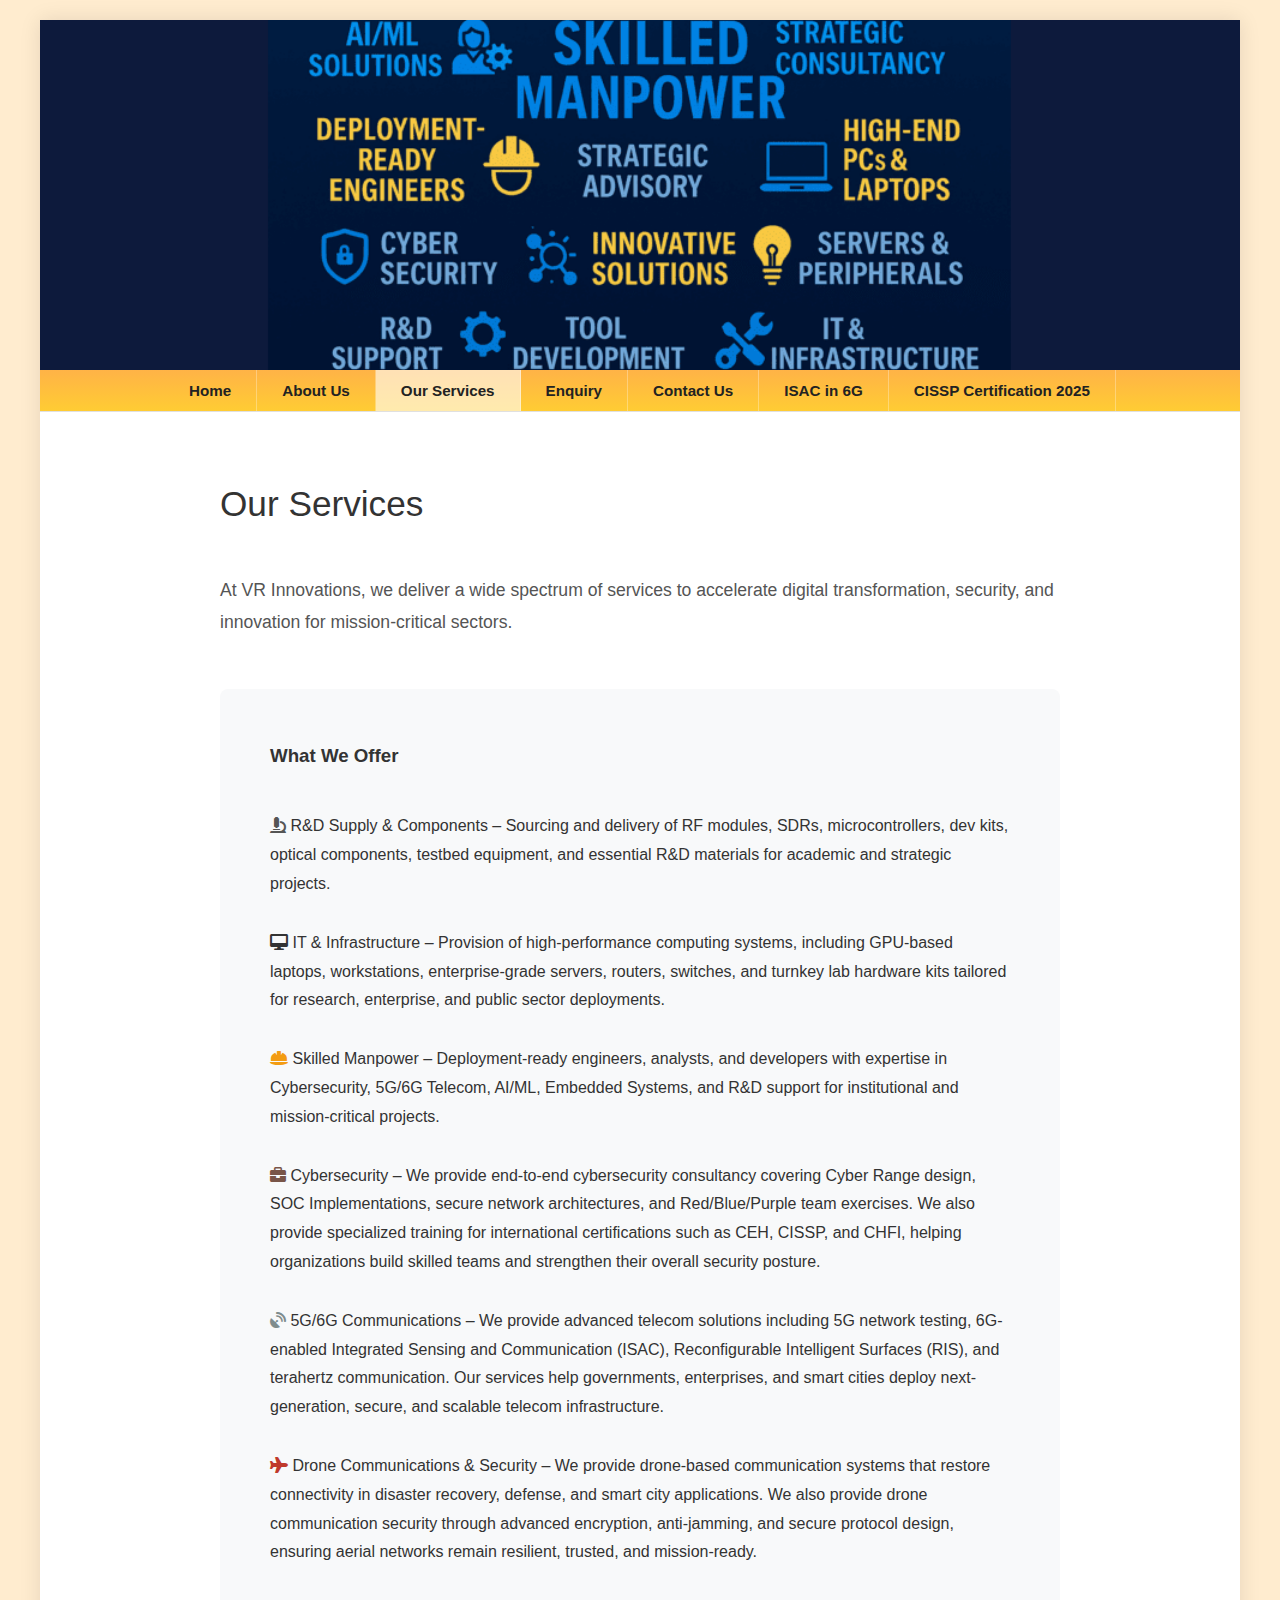
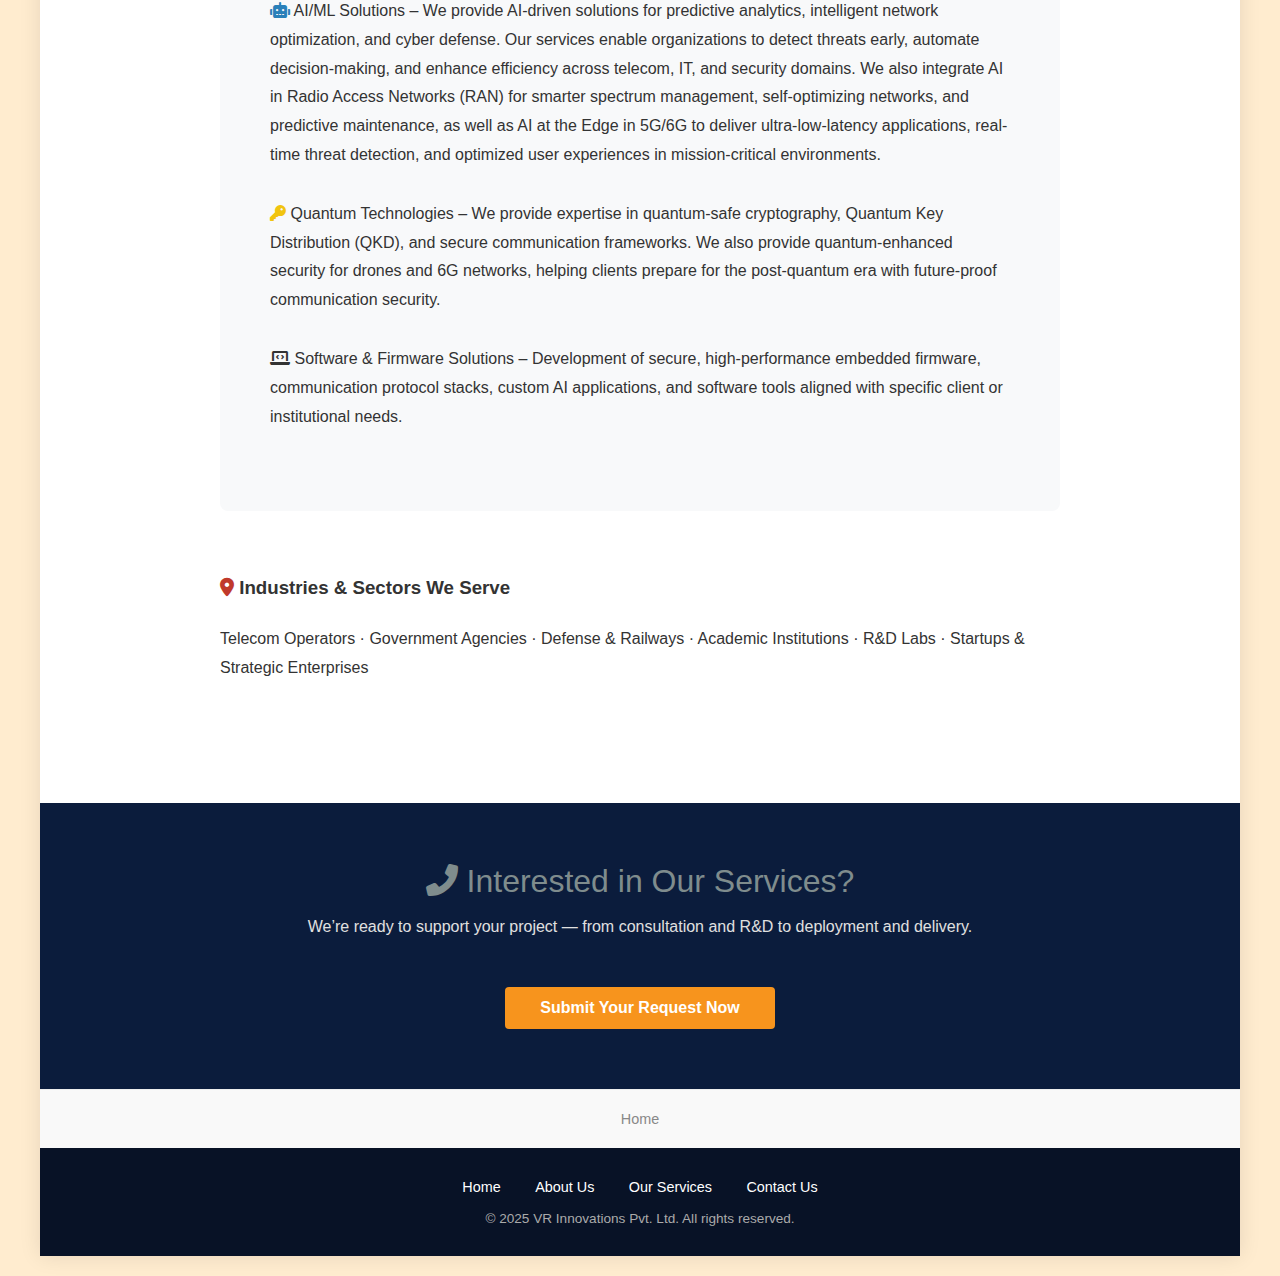
<file: p/technical-services.html>
<!DOCTYPE html>
<html lang="en">
<head>
    <meta charset="UTF-8">
    <meta name="viewport" content="width=device-width, initial-scale=1.0">
    <title>Our Services - VR Innovations</title>
    <link rel="stylesheet" href="../style.css">
    <link rel="stylesheet" href="https://cdnjs.cloudflare.com/ajax/libs/font-awesome/6.0.0/css/all.min.css">
</head>
<body>

    <div class="container">
        
        <header class="header-banner">
            <a href="../index.html">
                <img src="../header-banner.png" alt="VR Innovations Banner">
            </a>
        </header>

        <nav>
            <ul>
                <li><a href="../index.html">Home</a></li>
                <li><a href="about-us.html">About Us</a></li>
                <li><a href="technical-services.html">Our Services</a></li>
                <li><a href="enquiry.html">Enquiry</a></li>
                <li><a href="contact-us.html">Contact Us</a></li>
                <li><a href="isac-in-6g.html">ISAC in 6G</a></li>
                <li><a href="cissp-certification.html">CISSP Certification 2025</a></li>
            </ul>
        </nav>

        <section class="page-content">
            <h2>Our Services</h2>

            <p style="font-size: 1.1rem; color: #555; margin-bottom: 40px;">
                At VR Innovations, we deliver a wide spectrum of services to accelerate digital transformation, security, and innovation for mission-critical sectors.
            </p>

            <div class="services-container">
                <h3 style="margin-bottom: 40px;">What We Offer</h3>

                <div class="service-item">
                    <i class="fas fa-microscope" style="color: #555;"></i>
                    <span>
                        <span class="service-title">R&D Supply & Components</span> – Sourcing and delivery of RF modules, SDRs, microcontrollers, dev kits, optical components, testbed equipment, and essential R&D materials for academic and strategic projects.
                    </span>
                </div>

                <div class="service-item">
                    <i class="fas fa-desktop" style="color: #333;"></i>
                    <span>
                        <span class="service-title">IT & Infrastructure</span> – Provision of high-performance computing systems, including GPU-based laptops, workstations, enterprise-grade servers, routers, switches, and turnkey lab hardware kits tailored for research, enterprise, and public sector deployments.
                    </span>
                </div>

                <div class="service-item">
                    <i class="fas fa-hard-hat" style="color: #f39c12;"></i>
                    <span>
                        <span class="service-title">Skilled Manpower</span> – Deployment-ready engineers, analysts, and developers with expertise in Cybersecurity, 5G/6G Telecom, AI/ML, Embedded Systems, and R&D support for institutional and mission-critical projects.
                    </span>
                </div>

                <div class="service-item">
                    <i class="fas fa-briefcase" style="color: #795548;"></i>
                    <span>
                        <span class="service-title">Cybersecurity</span> – We provide end-to-end cybersecurity consultancy covering Cyber Range design, SOC Implementations, secure network architectures, and Red/Blue/Purple team exercises. We also provide specialized training for international certifications such as CEH, CISSP, and CHFI, helping organizations build skilled teams and strengthen their overall security posture.
                    </span>
                </div>

                <div class="service-item">
                    <i class="fas fa-satellite-dish" style="color: #7f8c8d;"></i>
                    <span>
                        <span class="service-title">5G/6G Communications</span> – We provide advanced telecom solutions including 5G network testing, 6G-enabled Integrated Sensing and Communication (ISAC), Reconfigurable Intelligent Surfaces (RIS), and terahertz communication. Our services help governments, enterprises, and smart cities deploy next-generation, secure, and scalable telecom infrastructure.
                    </span>
                </div>

                <div class="service-item">
                    <i class="fas fa-plane" style="color: #c0392b;"></i>
                    <span>
                        <span class="service-title">Drone Communications & Security</span> – We provide drone-based communication systems that restore connectivity in disaster recovery, defense, and smart city applications. We also provide drone communication security through advanced encryption, anti-jamming, and secure protocol design, ensuring aerial networks remain resilient, trusted, and mission-ready.
                    </span>
                </div>

                <div class="service-item">
                    <i class="fas fa-robot" style="color: #2980b9;"></i>
                    <span>
                        <span class="service-title">AI/ML Solutions</span> – We provide AI-driven solutions for predictive analytics, intelligent network optimization, and cyber defense. Our services enable organizations to detect threats early, automate decision-making, and enhance efficiency across telecom, IT, and security domains. We also integrate AI in Radio Access Networks (RAN) for smarter spectrum management, self-optimizing networks, and predictive maintenance, as well as AI at the Edge in 5G/6G to deliver ultra-low-latency applications, real-time threat detection, and optimized user experiences in mission-critical environments.
                    </span>
                </div>

                <div class="service-item">
                    <i class="fas fa-key" style="color: #f1c40f;"></i>
                    <span>
                        <span class="service-title">Quantum Technologies</span> – We provide expertise in quantum-safe cryptography, Quantum Key Distribution (QKD), and secure communication frameworks. We also provide quantum-enhanced security for drones and 6G networks, helping clients prepare for the post-quantum era with future-proof communication security.
                    </span>
                </div>

                <div class="service-item">
                    <i class="fas fa-laptop-code" style="color: #333;"></i>
                    <span>
                        <span class="service-title">Software & Firmware Solutions</span> – Development of secure, high-performance embedded firmware, communication protocol stacks, custom AI applications, and software tools aligned with specific client or institutional needs.
                    </span>
                </div>
            </div>

            <div class="industries-section" style="margin-top: 60px; margin-bottom: 60px;">
                <h3><i class="fas fa-map-marker-alt" style="color: #c0392b;"></i> Industries & Sectors We Serve</h3>
                <p class="industries-list" style="margin-top: 20px;">
                    Telecom Operators · Government Agencies · Defense & Railways · Academic Institutions · R&D Labs · Startups & Strategic Enterprises
                </p>
            </div>

        </section>

        <section class="cta-section">
            <div class="cta-icon"><i class="fas fa-phone-alt"></i> Interested in Our Services?</div>
            <p style="margin-top: 15px;">We’re ready to support your project — from consultation and R&D to deployment and delivery.</p>
            <br>
            <a href="enquiry.html" class="btn-orange">Submit Your Request Now</a>
        </section>

        <div class="bottom-nav-link">
            <a href="../index.html">Home</a>
        </div>

        <footer class="main-footer">
            <div class="footer-nav">
                <a href="../index.html">Home</a>
                <a href="about-us.html">About Us</a>
                <a href="technical-services.html">Our Services</a>
                <a href="contact-us.html">Contact Us</a>
            </div>
            <p class="copyright">© 2025 VR Innovations Pvt. Ltd. All rights reserved.</p>
        </footer>

    </div>
    <script src="../script.js"></script>
</body>
</html>
</file>
<file: style.css>
/* Global Reset & Variables */
:root {
    --primary-blue: #0b1c3c; /* Dark blue from screenshots */
    --accent-orange: #f7941d; /* Vibrant orange from buttons */
    --bg-cream: #ffeccf; /* Light beige/cream background */
    --text-dark: #333;
    --text-light: #fff;
    --font-main: 'Segoe UI', Tahoma, Geneva, Verdana, sans-serif;
}

* {
    margin: 0;
    padding: 0;
    box-sizing: border-box;
}

body {
    font-family: var(--font-main);
    background-color: var(--bg-cream);
    color: var(--text-dark);
    display: flex;
    flex-direction: column;
    align-items: center;
    min-height: 100vh;
}

/* Main Container - The "Boxed" Look */
.container {
    width: 100%;
    max-width: 1200px;
    background-color: white;
    box-shadow: 0 0 20px rgba(0,0,0,0.1);
    margin: 20px 0;
    display: flex;
    flex-direction: column;
}

/* --- Header Banner (Clickable Image) --- */
.header-banner {
    width: 100%;
    background-color: var(--primary-blue);
    padding: 0;
    text-align: center;
    line-height: 0; /* Removes gap below image */
}

.header-banner a {
    display: block;
    width: 100%;
    cursor: pointer;
}

.header-banner img {
    width: 100%;
    max-height: 350px;
    object-fit: cover;
}

/* --- Navigation Bar --- */
nav {
    background: linear-gradient(to bottom, #ffb347, #ffcc33); /* Orange gradient */
    border-bottom: 1px solid #e0e0e0;
}

nav ul {
    list-style: none;
    display: flex;
    flex-wrap: wrap;
    justify-content: center;
    padding: 0;
    margin: 0;
}

nav ul li a {
    display: block;
    padding: 12px 25px;
    text-decoration: none;
    color: #222;
    font-weight: 600;
    font-size: 0.95rem;
    border-right: 1px solid rgba(255,255,255,0.3);
    transition: background 0.3s;
}

nav ul li a:hover {
    background-color: rgba(255,255,255,0.5);
}

/* --- Hero Section --- */
.hero {
    background-color: var(--primary-blue);
    color: white;
    text-align: center;
    padding: 60px 20px;
    display: flex;
    flex-direction: column;
    align-items: center;
    justify-content: center;
}

/* Logo Area inside Hero */
.hero-logo {
    display: flex;
    align-items: center;
    gap: 15px;
    margin-bottom: 25px;
}

.hero-logo-box {
    background-color: var(--accent-orange);
    color: white;
    font-weight: 800;
    padding: 5px 12px;
    border-radius: 4px;
    font-size: 2rem;
}

.hero-logo-text {
    font-size: 3rem;
    font-weight: 700;
}

/* Hero Text */
.hero p.tagline {
    font-size: 1.1rem;
    margin-bottom: 15px;
    max-width: 900px;
    line-height: 1.5;
}

.hero p.sub-tagline {
    font-size: 1rem;
    color: #ccc;
    margin-bottom: 35px;
    letter-spacing: 1px;
}

/* --- Buttons --- */
.btn-orange {
    background-color: var(--accent-orange);
    color: white;
    padding: 12px 35px;
    border: none;
    border-radius: 4px;
    font-size: 1rem;
    font-weight: bold;
    cursor: pointer;
    text-decoration: none;
    transition: all 0.2s;
    display: inline-block;
}

.btn-orange:hover {
    background-color: #e68a00;
    transform: translateY(-2px);
}

/* --- Core Focus Section --- */
.core-focus {
    padding: 50px 40px;
    text-align: center;
    background-color: white;
}

.core-focus h2 {
    font-size: 1.6rem;
    margin-bottom: 15px;
    color: #333;
    display: flex;
    justify-content: center;
    align-items: center;
    gap: 10px;
}

.core-focus > p.section-sub {
    color: #555;
    margin-bottom: 40px;
    font-size: 1rem;
}

/* Cards Grid */
.focus-cards {
    display: flex;
    justify-content: center;
    gap: 30px;
    flex-wrap: wrap;
    margin-bottom: 40px;
}

.card {
    background: #fff;
    border: 1px solid #f0f0f0;
    border-radius: 15px;
    padding: 20px;
    width: 200px;
    box-shadow: 0 5px 15px rgba(0,0,0,0.05);
    display: flex;
    flex-direction: column;
    align-items: center;
    text-align: center;
    gap: 15px;
    transition: transform 0.3s;
}

.card:hover {
    transform: translateY(-5px);
    box-shadow: 0 8px 20px rgba(0,0,0,0.1);
}

.card-icon {
    font-size: 2rem;
    color: #5d6d7e; /* Greyish blue icon color */
}

.card h3 {
    font-size: 0.95rem;
    color: #444;
    font-weight: 600;
}

/* Text blocks below cards */
.info-text {
    max-width: 800px;
    margin: 0 auto 20px auto;
    color: #555;
    line-height: 1.6;
    font-size: 0.95rem;
}

.info-text strong {
    color: #00bcd4; /* Light blue for the globe icon/start */
}

/* --- Bottom CTA Section (Dark Blue Box) --- */
.cta-section {
    background-color: var(--primary-blue);
    color: white;
    text-align: center;
    padding: 60px 20px;
}

.cta-icon {
    font-size: 2rem;
    margin-bottom: 15px;
    color: #7f8c8d;
}

.cta-section h2 {
    font-size: 1.8rem;
    margin-bottom: 15px;
    font-weight: 600;
}

.cta-section p {
    max-width: 700px;
    margin: 0 auto 30px auto;
    font-size: 1rem;
    line-height: 1.5;
    color: #e0e0e0;
}

/* --- Footer --- */
.main-footer {
    background-color: #081226; /* Very dark blue */
    color: #fff;
    padding: 30px 20px;
    text-align: center;
}

.footer-nav {
    margin-bottom: 15px;
}

.footer-nav a {
    color: #fff;
    text-decoration: none;
    margin: 0 15px;
    font-size: 0.9rem;
    font-weight: 500;
    transition: all 0.3s;
}

.footer-nav a:hover {
    color: var(--accent-orange);
    text-decoration: underline;
}

.copyright {
    font-size: 0.85rem;
    color: #aaa;
}

/* Responsive Tweaks */
@media (max-width: 768px) {
    .hero-logo-text { font-size: 2rem; }
    .hero p.tagline { font-size: 1rem; }
    .focus-cards { gap: 15px; }
    .card { width: 45%; }
    nav ul { flex-direction: column; }
    nav ul li a { border-right: none; border-bottom: 1px solid rgba(255,255,255,0.1); }
}

/* --- About Us Page Specific Styles --- */

.about-page {
    text-align: center; /* Centers the main text like in the screenshot */
    padding: 40px 60px;
}

.about-page h2 {
    text-align: left; /* The "About Us" title is left aligned */
    font-size: 2rem;
    color: #333;
    margin-bottom: 30px;
    font-weight: 500;
}

.intro-text {
    font-size: 1.05rem;
    color: #555;
    margin-bottom: 25px;
    line-height: 1.6;
}

/* Service List with Icons (Cybersecurity, etc.) */
.service-list {
    list-style: none;
    text-align: left;
    display: inline-block; /* Keeps the list centered but items left-aligned */
    margin: 20px 0 40px 0;
}

.service-list li {
    font-size: 1rem;
    margin-bottom: 12px;
    display: flex;
    align-items: center;
    gap: 12px;
    color: #444;
}

.service-list li i {
    font-size: 1.2rem;
    width: 25px; /* Fixed width for alignment */
    text-align: center;
}

/* Vision & Mission Section */
.vm-section {
    margin-top: 40px;
}

.vm-section h3 {
    font-size: 1.5rem;
    color: var(--primary-blue);
    margin-bottom: 15px;
    display: flex;
    align-items: center;
    justify-content: center;
    gap: 10px;
}

.vm-section p {
    max-width: 900px;
    margin: 0 auto 40px auto;
    color: #555;
    line-height: 1.6;
}

.mission-list {
    list-style: disc; /* Bullet points */
    text-align: left;
    max-width: 900px;
    margin: 0 auto 40px auto;
    padding-left: 20px;
    color: #555;
}

.mission-list li {
    margin-bottom: 15px;
    line-height: 1.6;
}

/* The lone 'Home' link at the bottom */
.bottom-nav-link {
    text-align: center;
    padding: 20px;
    background-color: #f9f9f9;
    border-top: 1px solid #eee;
}

.bottom-nav-link a {
    text-decoration: none;
    color: #888;
    font-size: 0.9rem;
}

/* --- Our Services Page Specific Styles --- */

/* --- Global Page Spacing (Adds consistent breathing room) --- */
.page-content {
    padding: 60px 15%; /* Increased side padding for better readability */
    line-height: 1.8;
}

.page-content h2 {
    margin-bottom: 40px; /* Space below the main page title */
    font-size: 2.2rem;
    font-weight: 500;
    color: #333;
    border-bottom: none; /* Removed default border if present */
}

/* Specific spacing for the Services page grey box */
.services-container {
    background-color: #f8f9fa;
    padding: 50px; /* More internal padding */
    margin-top: 50px; /* More space above the grey box */
    border-radius: 8px;
}

.service-item {
    margin-bottom: 30px; /* increased space between service items */
}

/* --- Enquiry Page Specific Styles --- */

.enquiry-form-card {
    background-color: white;
    max-width: 800px;
    margin: 0 auto;
    padding: 40px;
    border-radius: 8px;
    box-shadow: 0 2px 10px rgba(0,0,0,0.05);
    border-top: 5px solid white; /* Optional: adds a clean top edge */
}

/* Section Headers (e.g., Details, Basic Information) */
.form-section-header {
    display: flex;
    align-items: center;
    gap: 10px;
    font-size: 1.1rem;
    font-weight: 600;
    color: #333;
    margin-top: 30px;
    margin-bottom: 20px;
    border-bottom: 1px solid #eee;
    padding-bottom: 10px;
}

.form-section-header i {
    font-size: 1rem;
}

/* Form Groups */
.form-group {
    margin-bottom: 20px;
}

.form-group label {
    display: block;
    font-weight: 600;
    font-size: 0.9rem;
    margin-bottom: 8px;
    color: #222;
}

/* Inputs, Selects, Textareas */
.form-control {
    width: 100%;
    padding: 12px;
    border: 1px solid #ccc; /* Light grey border */
    border-radius: 4px;
    font-size: 0.95rem;
    font-family: var(--font-main);
    background-color: #fff;
    transition: border-color 0.3s;
}

.form-control:focus {
    outline: none;
    border-color: #4a90e2; /* Blue focus border */
    box-shadow: 0 0 5px rgba(74, 144, 226, 0.2);
}

textarea.form-control {
    resize: vertical; /* Allow user to resize vertically only */
    min-height: 100px;
}

/* Character Counter Text */
.char-counter {
    text-align: right;
    font-size: 0.75rem;
    color: #888;
    margin-top: 5px;
}

/* The Blue Submit Button */
.btn-submit-blue {
    display: block;
    width: 100%;
    background-color: #0b5ed7; /* Bright standard blue */
    color: white;
    font-weight: 600;
    padding: 12px;
    border: none;
    border-radius: 5px;
    font-size: 1rem;
    cursor: pointer;
    margin-top: 30px;
    transition: background 0.3s;
}

.btn-submit-blue:hover {
    background-color: #0a58ca;
}

/* --- Contact Us Page Specific Styles --- */

/* Centered intro text */
.contact-intro {
    text-align: center;
    max-width: 800px;
    margin: 0 auto 40px auto;
    font-size: 1.05rem;
    color: #555;
    line-height: 1.6;
}

/* The Light Blue Company Info Box */
.contact-info-box {
    background-color: #e3f2fd; /* Light blue background */
    padding: 40px;
    border-radius: 8px;
    max-width: 800px;
    margin: 0 auto 50px auto;
    text-align: left;
    color: #333;
}

.contact-info-box h3 {
    font-size: 1.5rem;
    color: #444;
    margin-bottom: 20px;
    font-weight: 500;
}

.company-name {
    font-size: 1.1rem;
    font-weight: 600;
    margin-bottom: 25px;
    color: #222;
}

/* Contact Details Rows */
.contact-detail-row {
    display: flex;
    align-items: center;
    gap: 12px;
    margin-bottom: 15px;
    font-size: 1rem;
    color: #555;
}

.contact-detail-row i {
    color: #78909c; /* Muted blue-grey for icons */
    width: 20px;
    text-align: center;
}

.contact-detail-row a {
    color: #e67e22; /* Orange for email link */
    text-decoration: none;
}

.contact-detail-row a:hover {
    text-decoration: underline;
}

/* GeM Note at bottom of box */
.gem-note {
    margin-top: 30px;
    font-size: 0.9rem;
    line-height: 1.5;
    color: #666;
    border-top: 1px solid rgba(0,0,0,0.05);
    padding-top: 20px;
}

/* "Send Us a Message" Section */
.message-section {
    text-align: center;
    margin-bottom: 40px;
}

.message-section h3 {
    font-size: 1.4rem;
    color: #333;
    margin-bottom: 15px;
    display: flex;
    justify-content: center;
    align-items: center;
    gap: 10px;
}

/* Dark Blue Button */
.btn-dark-blue {
    background-color: #0b1c3c; /* Dark Navy Blue */
    color: white;
    padding: 12px 30px;
    border-radius: 5px;
    font-weight: 600;
    text-decoration: none;
    display: inline-block;
    margin-top: 25px;
    transition: background 0.3s;
}

.btn-dark-blue:hover {
    background-color: #1a2e52;
}

/* --- ISAC in 6G Page Specific Styles --- */

/* Top Section Layout */
.isac-intro-grid {
    display: grid;
    grid-template-columns: 1.2fr 0.8fr; /* Text takes more space, Glance card takes less */
    gap: 40px;
    margin-bottom: 50px;
    align-items: start;
}

.isac-main-title {
    font-size: 2.5rem;
    line-height: 1.2;
    color: #222;
    margin-bottom: 20px;
    font-weight: 800;
}

.isac-text {
    color: #555;
    line-height: 1.6;
    margin-bottom: 20px;
    font-size: 1rem;
}

/* Pill Tags */
.pill-container {
    display: flex;
    flex-wrap: wrap;
    gap: 10px;
    margin-bottom: 25px;
}

.pill-tag {
    background-color: white;
    border: 1px solid #e0e0e0;
    border-radius: 20px;
    padding: 6px 16px;
    font-size: 0.85rem;
    color: #666;
    white-space: nowrap;
}

/* The Blue Query Button */
.btn-isac-query {
    display: block;
    background-color: #1565c0; /* Strong blue */
    color: white;
    text-align: center;
    padding: 15px;
    border-radius: 30px;
    text-decoration: none;
    font-weight: 600;
    margin-bottom: 15px;
    transition: background 0.3s;
}

.btn-isac-query:hover {
    background-color: #0d47a1;
}

.small-note {
    font-size: 0.85rem;
    color: #777;
    line-height: 1.4;
}

/* "At a Glance" Card */
.glance-card {
    background-color: #f8fbff; /* Very light blue bg */
    border: 1px solid #e3f2fd;
    border-radius: 16px;
    padding: 25px;
}

.glance-header {
    font-size: 0.9rem;
    font-weight: 700;
    color: #1565c0;
    margin-bottom: 15px;
    text-transform: uppercase;
    letter-spacing: 0.5px;
}

.glance-grid {
    display: grid;
    grid-template-columns: 1fr 1fr;
    gap: 12px;
}

.glance-item {
    background: white;
    padding: 12px;
    border-radius: 8px;
    box-shadow: 0 2px 5px rgba(0,0,0,0.02);
    border: 1px solid #f0f0f0;
}

.glance-label {
    font-size: 0.7rem;
    color: #888;
    display: block;
    margin-bottom: 4px;
}

.glance-value {
    font-size: 0.9rem;
    font-weight: 700;
    color: #333;
    line-height: 1.3;
}

.glance-full-width {
    grid-column: span 2;
}

/* Content Grids (2 Column Cards) */
.isac-section-title {
    font-size: 1.5rem;
    color: #333;
    margin-bottom: 25px;
    font-weight: 700;
    border-bottom: 1px solid #eee;
    padding-bottom: 10px;
}

.isac-grid-2 {
    display: grid;
    grid-template-columns: 1fr 1fr;
    gap: 30px;
    margin-bottom: 60px;
}

.info-card {
    background: white;
    border: 1px solid #eee;
    border-radius: 12px;
    padding: 30px;
    box-shadow: 0 4px 15px rgba(0,0,0,0.03);
    height: 100%; /* Makes cards same height */
}

.info-card h3 {
    font-size: 1.1rem;
    margin-bottom: 20px;
    color: #222;
    font-weight: 700;
}

.info-card ul {
    list-style: disc;
    padding-left: 20px;
    color: #555;
    line-height: 1.7;
    font-size: 0.95rem;
}

.info-card ul li {
    margin-bottom: 10px;
}

.info-card ul li strong {
    color: #333;
}

/* Roadmap Box */
.roadmap-box {
    background: white;
    border: 1px solid #eee;
    border-radius: 12px;
    padding: 30px;
    margin-bottom: 60px;
}

.roadmap-row {
    display: flex;
    gap: 30px;
    padding: 15px 0;
    border-bottom: 1px solid #f5f5f5;
}

.roadmap-row:last-child {
    border-bottom: none;
}

.roadmap-ver {
    font-weight: 800;
    min-width: 100px;
    color: #444;
}

.roadmap-desc {
    color: #666;
    font-size: 0.95rem;
    line-height: 1.5;
}

/* Gradient CTA at bottom */
.gradient-cta {
    background: linear-gradient(135deg, #0277bd, #00acc1);
    border-radius: 12px;
    padding: 40px;
    color: white;
    margin-bottom: 40px;
}

.gradient-cta h3 {
    font-size: 1.4rem;
    margin-bottom: 10px;
}

.gradient-cta p {
    font-size: 1rem;
    opacity: 0.9;
    margin-bottom: 25px;
    max-width: 700px;
}

.btn-cta-outline {
    display: inline-block;
    border: 2px solid rgba(255,255,255,0.8);
    color: white;
    padding: 10px 25px;
    border-radius: 25px;
    text-decoration: none;
    font-weight: 600;
    transition: all 0.3s;
}

.btn-cta-outline:hover {
    background: white;
    color: #0277bd;
}

/* Responsive */
@media (max-width: 768px) {
    .isac-intro-grid, .isac-grid-2 {
        grid-template-columns: 1fr;
    }
    .glance-grid {
        grid-template-columns: 1fr;
    }
    .glance-full-width {
        grid-column: span 1;
    }
}

/* --- CISSP Page Specific Styles --- */

/* Intro Section */
.cissp-intro h2 {
    color: #007bff; /* Bright Blue */
    font-size: 1.8rem;
    margin-bottom: 20px;
    font-weight: 700;
}

.cissp-intro p {
    font-size: 1rem;
    color: #444;
    line-height: 1.6;
    margin-bottom: 25px;
}

/* "Start Now" Button (Blue) */
.btn-start-now {
    display: inline-block;
    background-color: #007bff;
    color: white;
    padding: 10px 30px;
    border-radius: 5px;
    font-weight: 600;
    text-decoration: none;
    transition: background 0.3s;
    margin-bottom: 40px;
}

.btn-start-now:hover {
    background-color: #0056b3;
}

/* "Why Choose This" List */
.cissp-feature-list {
    list-style: none;
    margin-bottom: 40px;
}

.cissp-feature-list li {
    position: relative;
    padding-left: 30px;
    margin-bottom: 15px;
    line-height: 1.6;
    color: #555;
    font-size: 0.95rem;
}

.cissp-feature-list li::before {
    content: '\f14a'; /* FontAwesome Check Square Icon */
    font-family: 'Font Awesome 5 Free';
    font-weight: 900;
    position: absolute;
    left: 0;
    top: 2px;
    color: #28a745; /* Green color */
    font-size: 1.1rem;
}

.highlight-note {
    background-color: #fff3cd; /* Light yellow bg */
    padding: 10px;
    border-radius: 5px;
    text-align: center;
    font-weight: 600;
    color: #856404;
    margin-bottom: 40px;
}

/* Domain Cards Grid */
.domain-grid {
    display: grid;
    grid-template-columns: repeat(auto-fit, minmax(280px, 1fr));
    gap: 20px;
    margin-bottom: 50px;
}

.domain-card {
    background: white;
    border: 1px solid #eef2f5;
    border-radius: 8px;
    padding: 20px;
    box-shadow: 0 2px 8px rgba(0,0,0,0.03);
    display: flex;
    flex-direction: column;
    justify-content: space-between;
}

.domain-header {
    display: flex;
    justify-content: space-between;
    align-items: flex-start;
    margin-bottom: 15px;
}

.domain-title {
    font-weight: 700;
    color: #333;
    font-size: 0.95rem;
    padding-right: 10px;
}

.domain-percent {
    background-color: #e7f1ff;
    color: #007bff;
    padding: 2px 8px;
    border-radius: 4px;
    font-size: 0.8rem;
    font-weight: 700;
}

/* Progress Bar Visual */
.progress-bg {
    height: 6px;
    background-color: #e9ecef;
    border-radius: 3px;
    width: 100%;
    overflow: hidden;
}

.progress-fill {
    height: 100%;
    background-color: #007bff;
    border-radius: 3px;
}
</file>
